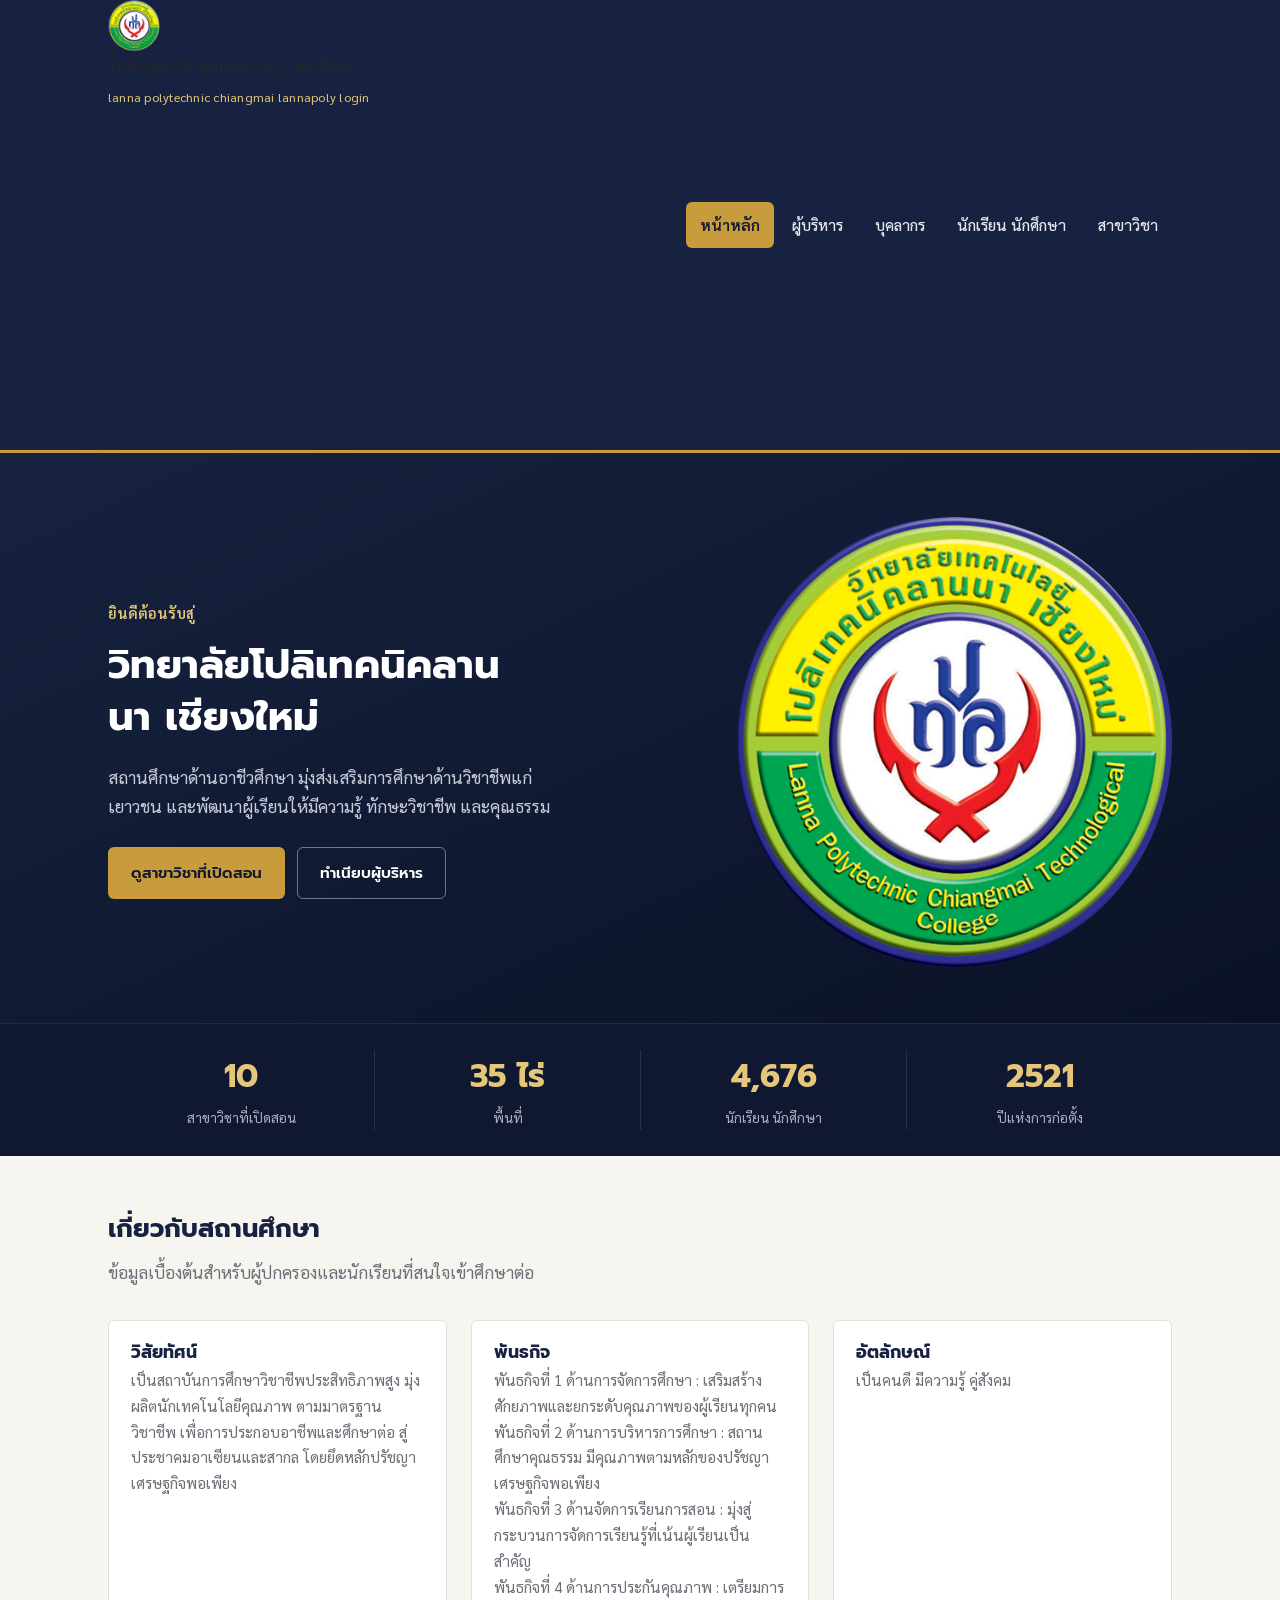
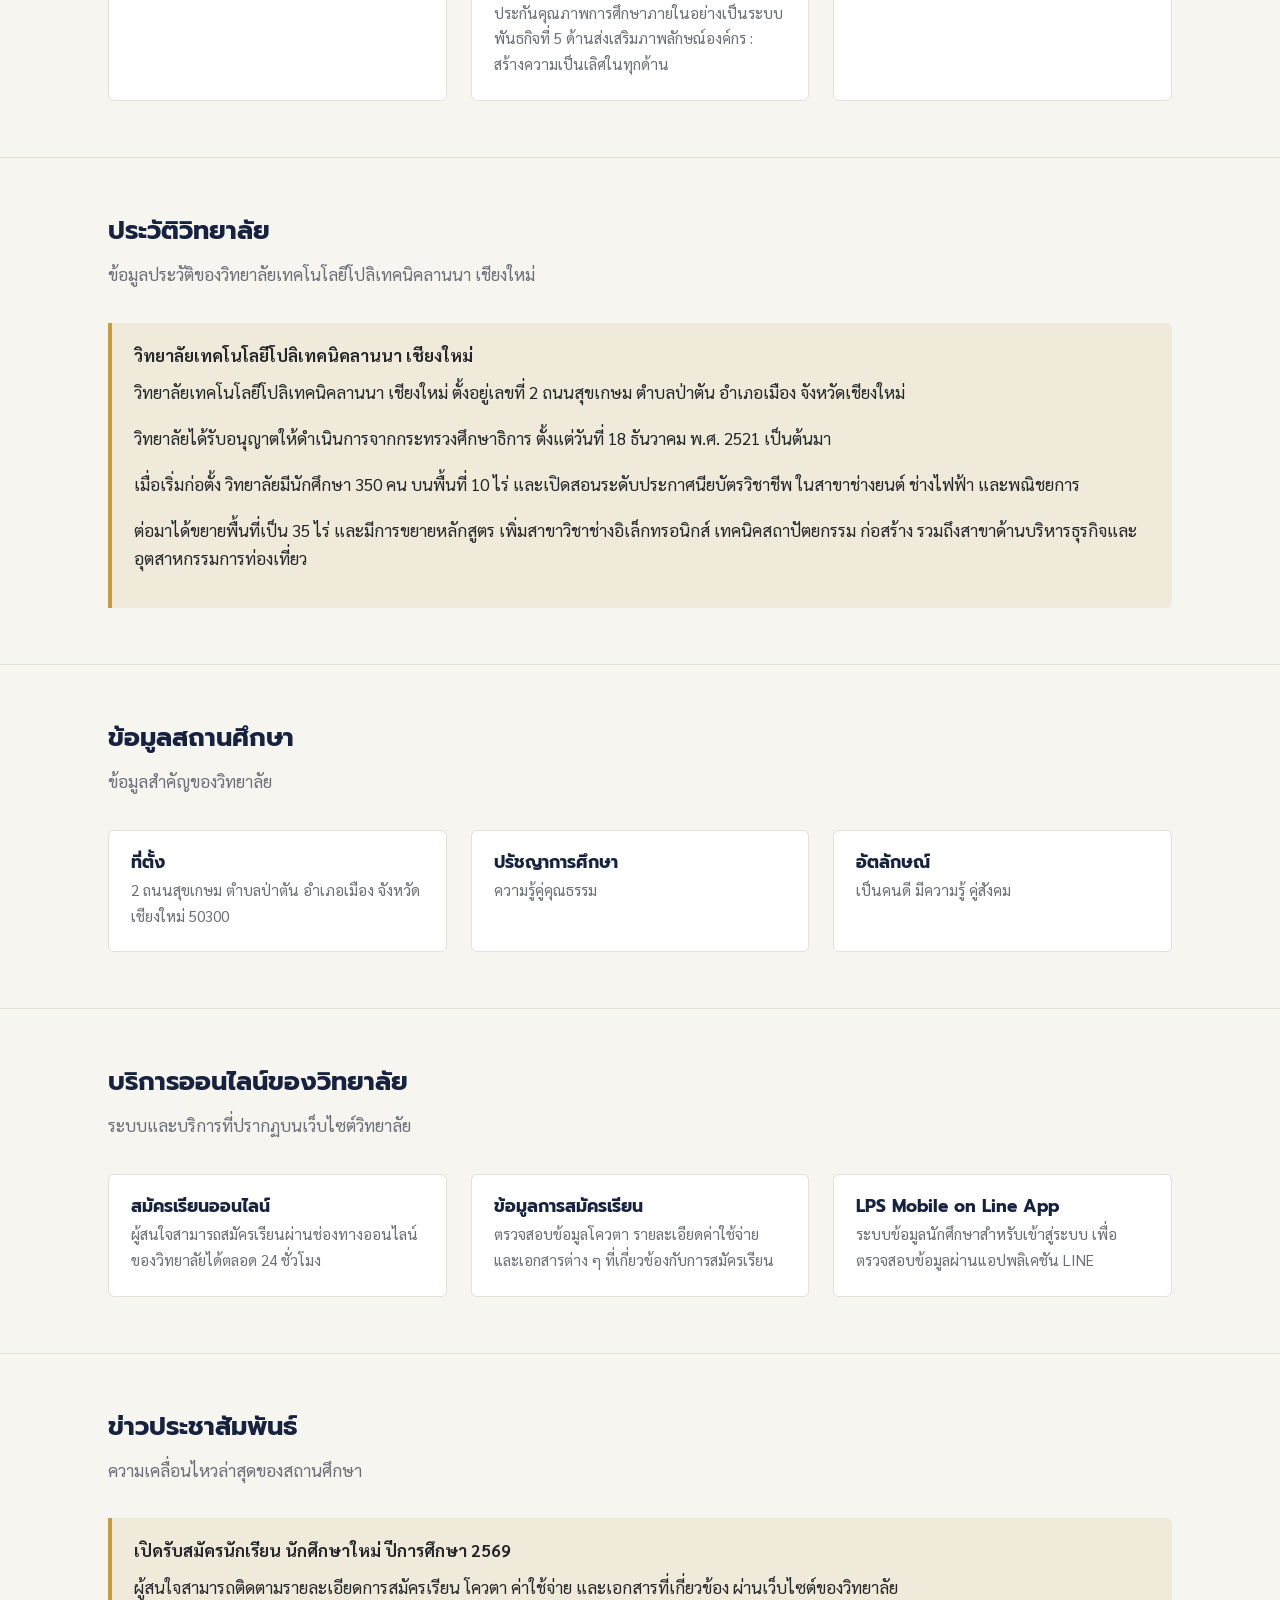
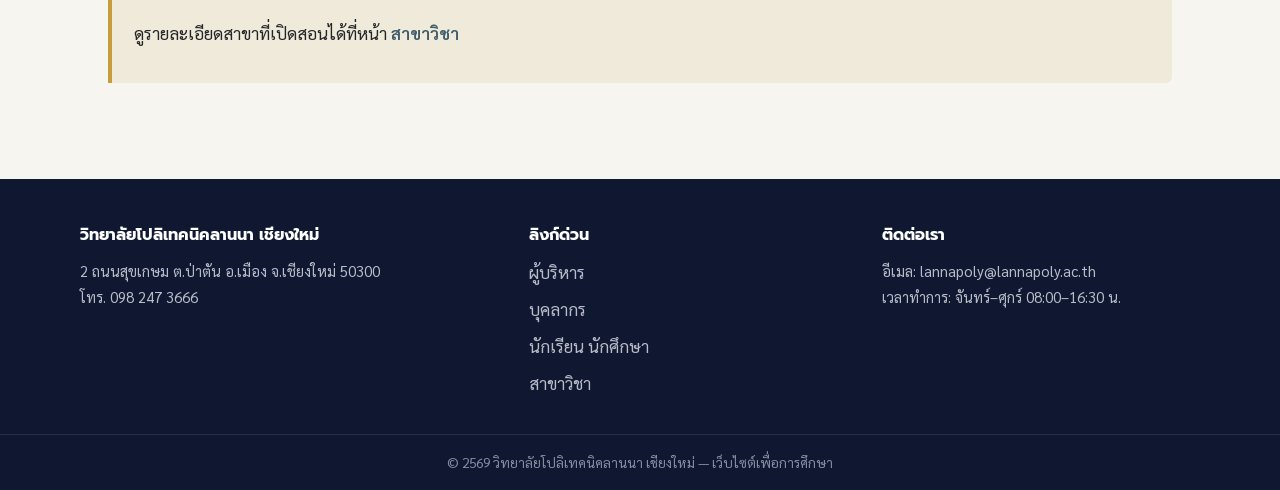
<file: index.html>
<!DOCTYPE html>
<html lang="th">
<head>
<meta charset="UTF-8">
<meta name="viewport" content="width=device-width, initial-scale=1.0">
<title>หน้าหลัก | วิทยาลัยโปลิเทคนิคลานนา เชียงใหม่</title>
<link rel="stylesheet" href="style.css">
</head>
<body>
<a href="#main" class="skip-link">ข้ามไปเนื้อหาหลัก</a>
<header class="site-header">
  <div class="wrap">
    <a href="index.html" class="brand">
      <img class="brand-mark" src="logo.png" alt="โลโก้วิทยาลัยเทคโนโลยีโปลิเทคนิคลานนา เชียงใหม่">
      <span class="brand-text">
        <span class="th"> วิทยาลัยโปลิเทคนิคลานนา เชียงใหม่</span><br>
        <span class="sub">lanna polytechnic chiangmai lannapoly login</span>
      </span>
    </a>

    <nav class="main-nav" aria-label="เมนูหลัก">
      <ul>
        <li><a href="index.html" aria-current="page">หน้าหลัก</a></li>
        <li><a href="administrators.html">ผู้บริหาร</a></li>
        <li><a href="staff.html">บุคลากร</a></li>
        <li><a href="students.html">นักเรียน นักศึกษา</a></li>
        <li><a href="programs.html">สาขาวิชา</a></li>
      </ul>
    </nav>
  </div>
</header>

<main id="main">

  <section class="hero" style="padding:0;">
    <div class="wrap">
      <div>
        <p class="hero-eyebrow">ยินดีต้อนรับสู่</p>

        <h1> วิทยาลัยโปลิเทคนิคลานนา เชียงใหม่</h1>

        <p class="lead">
          สถานศึกษาด้านอาชีวศึกษา มุ่งส่งเสริมการศึกษาด้านวิชาชีพแก่เยาวชน
          และพัฒนาผู้เรียนให้มีความรู้ ทักษะวิชาชีพ และคุณธรรม
        </p>

        <div class="hero-actions">
          <a href="programs.html" class="btn btn-gold">ดูสาขาวิชาที่เปิดสอน</a>
          <a href="administrators.html" class="btn btn-outline">ทำเนียบผู้บริหาร</a>
        </div>
      </div>

      <div class="hero-graphic">
        <img class="brand" src="logo.png"
             alt="โลโก้วิทยาลัยเทคโนโลยีโปลิเทคนิคลานนา เชียงใหม่">
      </div>
    </div>
  </section>

  <div class="stat-bar">
    <div class="wrap">
      <div class="stat">
        <div class="num">10</div>
        <div class="label">สาขาวิชาที่เปิดสอน</div>
      </div>

      <div class="stat">
        <div class="num">35 ไร่</div>
        <div class="label">พื้นที่</div>
      </div>

      <div class="stat">
        <div class="num">4,676</div>
        <div class="label">นักเรียน นักศึกษา</div>
      </div>

      <div class="stat">
        <div class="num">2521</div>
        <div class="label">ปีแห่งการก่อตั้ง</div>
      </div>
    </div>
  </div>

  <section>
    <div class="wrap">
      <div class="section-head">
        <h2>เกี่ยวกับสถานศึกษา</h2>
        <p>ข้อมูลเบื้องต้นสำหรับผู้ปกครองและนักเรียนที่สนใจเข้าศึกษาต่อ</p>
      </div>

      <div class="grid grid-3">

        <div class="card">
          <div class="card-body">
            <h3>วิสัยทัศน์</h3>
            <p>
              เป็นสถาบันการศึกษาวิชาชีพประสิทธิภาพสูง
              มุ่งผลิตนักเทคโนโลยีคุณภาพ ตามมาตรฐานวิชาชีพ
              เพื่อการประกอบอาชีพและศึกษาต่อ สู่ประชาคมอาเซียนและสากล
              โดยยึดหลักปรัชญาเศรษฐกิจพอเพียง
            </p>
          </div>
        </div>

        <div class="card">
          <div class="card-body">
            <h3>พันธกิจ</h3>
            <p>
              พันธกิจที่ 1 ด้านการจัดการศึกษา : เสริมสร้างศักยภาพและยกระดับคุณภาพของผู้เรียนทุกคน<br>
              พันธกิจที่ 2 ด้านการบริหารการศึกษา : สถานศึกษาคุณธรรม มีคุณภาพตามหลักของปรัชญาเศรษฐกิจพอเพียง<br>
              พันธกิจที่ 3 ด้านจัดการเรียนการสอน : มุ่งสู่กระบวนการจัดการเรียนรู้ที่เน้นผู้เรียนเป็นสำคัญ<br>
              พันธกิจที่ 4 ด้านการประกันคุณภาพ : เตรียมการประกันคุณภาพการศึกษาภายในอย่างเป็นระบบ<br>
              พันธกิจที่ 5 ด้านส่งเสริมภาพลักษณ์องค์กร : สร้างความเป็นเลิศในทุกด้าน
            </p>
          </div>
        </div>

        <div class="card">
          <div class="card-body">
            <h3>อัตลักษณ์</h3>
            <p>เป็นคนดี มีความรู้ คู่สังคม</p>
          </div>
        </div>

      </div>
    </div>
  </section>

  <!-- เพิ่มข้อมูลจากเว็บไซต์วิทยาลัย -->
  <section>
    <div class="wrap">

      <div class="section-head">
        <h2>ประวัติวิทยาลัย</h2>
        <p>ข้อมูลประวัติของวิทยาลัยเทคโนโลยีโปลิเทคนิคลานนา เชียงใหม่</p>
      </div>

      <div class="callout">
        <strong>วิทยาลัยเทคโนโลยีโปลิเทคนิคลานนา เชียงใหม่</strong>

        <p style="margin-top:8px;">
          วิทยาลัยเทคโนโลยีโปลิเทคนิคลานนา เชียงใหม่
          ตั้งอยู่เลขที่ 2 ถนนสุขเกษม ตำบลป่าตัน อำเภอเมือง จังหวัดเชียงใหม่
        </p>

        <p style="margin-top:8px;">
          วิทยาลัยได้รับอนุญาตให้ดำเนินการจากกระทรวงศึกษาธิการ
          ตั้งแต่วันที่ 18 ธันวาคม พ.ศ. 2521 เป็นต้นมา
        </p>

        <p style="margin-top:8px;">
          เมื่อเริ่มก่อตั้ง วิทยาลัยมีนักศึกษา 350 คน
          บนพื้นที่ 10 ไร่ และเปิดสอนระดับประกาศนียบัตรวิชาชีพ
          ในสาขาช่างยนต์ ช่างไฟฟ้า และพณิชยการ
        </p>

        <p style="margin-top:8px;">
          ต่อมาได้ขยายพื้นที่เป็น 35 ไร่ และมีการขยายหลักสูตร
          เพิ่มสาขาวิชาช่างอิเล็กทรอนิกส์ เทคนิคสถาปัตยกรรม ก่อสร้าง
          รวมถึงสาขาด้านบริหารธุรกิจและอุตสาหกรรมการท่องเที่ยว
        </p>
      </div>

    </div>
  </section>

  <section>
    <div class="wrap">

      <div class="section-head">
        <h2>ข้อมูลสถานศึกษา</h2>
        <p>ข้อมูลสำคัญของวิทยาลัย</p>
      </div>

      <div class="grid grid-3">

        <div class="card">
          <div class="card-body">
            <h3>ที่ตั้ง</h3>
            <p>
              2 ถนนสุขเกษม ตำบลป่าตัน
              อำเภอเมือง จังหวัดเชียงใหม่ 50300
            </p>
          </div>
        </div>

        <div class="card">
          <div class="card-body">
            <h3>ปรัชญาการศึกษา</h3>
            <p>ความรู้คู่คุณธรรม</p>
          </div>
        </div>

        <div class="card">
          <div class="card-body">
            <h3>อัตลักษณ์</h3>
            <p>เป็นคนดี มีความรู้ คู่สังคม</p>
          </div>
        </div>

      </div>

    </div>
  </section>

  <section>
    <div class="wrap">

      <div class="section-head">
        <h2>บริการออนไลน์ของวิทยาลัย</h2>
        <p>ระบบและบริการที่ปรากฏบนเว็บไซต์วิทยาลัย</p>
      </div>

      <div class="grid grid-3">

        <div class="card">
          <div class="card-body">
            <h3>สมัครเรียนออนไลน์</h3>
            <p>
              ผู้สนใจสามารถสมัครเรียนผ่านช่องทางออนไลน์
              ของวิทยาลัยได้ตลอด 24 ชั่วโมง
            </p>
          </div>
        </div>

        <div class="card">
          <div class="card-body">
            <h3>ข้อมูลการสมัครเรียน</h3>
            <p>
              ตรวจสอบข้อมูลโควตา รายละเอียดค่าใช้จ่าย
              และเอกสารต่าง ๆ ที่เกี่ยวข้องกับการสมัครเรียน
            </p>
          </div>
        </div>

        <div class="card">
          <div class="card-body">
            <h3>LPS Mobile on Line App</h3>
            <p>
              ระบบข้อมูลนักศึกษาสำหรับเข้าสู่ระบบ
              เพื่อตรวจสอบข้อมูลผ่านแอปพลิเคชัน LINE
            </p>
          </div>
        </div>

      </div>

    </div>
  </section>

  <section>
    <div class="wrap">

      <div class="section-head">
        <h2>ข่าวประชาสัมพันธ์</h2>
        <p>ความเคลื่อนไหวล่าสุดของสถานศึกษา</p>
      </div>

      <div class="callout">
        <strong>เปิดรับสมัครนักเรียน นักศึกษาใหม่ ปีการศึกษา 2569</strong>

        <p style="margin-top:8px;">
          ผู้สนใจสามารถติดตามรายละเอียดการสมัครเรียน
          โควตา ค่าใช้จ่าย และเอกสารที่เกี่ยวข้อง
          ผ่านเว็บไซต์ของวิทยาลัย
        </p>

        <p style="margin-top:8px;">
          ดูรายละเอียดสาขาที่เปิดสอนได้ที่หน้า
          <a href="programs.html"
             style="color:var(--teal); font-weight:600;">
             สาขาวิชา
          </a>
        </p>
      </div>

    </div>
  </section>

</main>

<footer class="site-footer">
  <div class="wrap">

    <div>
      <h4>วิทยาลัยโปลิเทคนิคลานนา เชียงใหม่</h4>

      <address>
        2 ถนนสุขเกษม ต.ป่าตัน อ.เมือง จ.เชียงใหม่ 50300<br>
        โทร. 098 247 3666
      </address>
    </div>

    <div>
      <h4>ลิงก์ด่วน</h4>

      <ul>
        <li><a href="administrators.html">ผู้บริหาร</a></li>
        <li><a href="staff.html">บุคลากร</a></li>
        <li><a href="students.html">นักเรียน นักศึกษา</a></li>
        <li><a href="programs.html">สาขาวิชา</a></li>
      </ul>
    </div>

    <div>
      <h4>ติดต่อเรา</h4>

      <p>
        อีเมล: lannapoly@lannapoly.ac.th<br>
        เวลาทำการ: จันทร์–ศุกร์ 08:00–16:30 น.
      </p>
    </div>

  </div>

  <div class="footer-bottom">
    © 2569 วิทยาลัยโปลิเทคนิคลานนา เชียงใหม่ — เว็บไซต์เพื่อการศึกษา
  </div>
</footer>

</body>
</html>
</file>
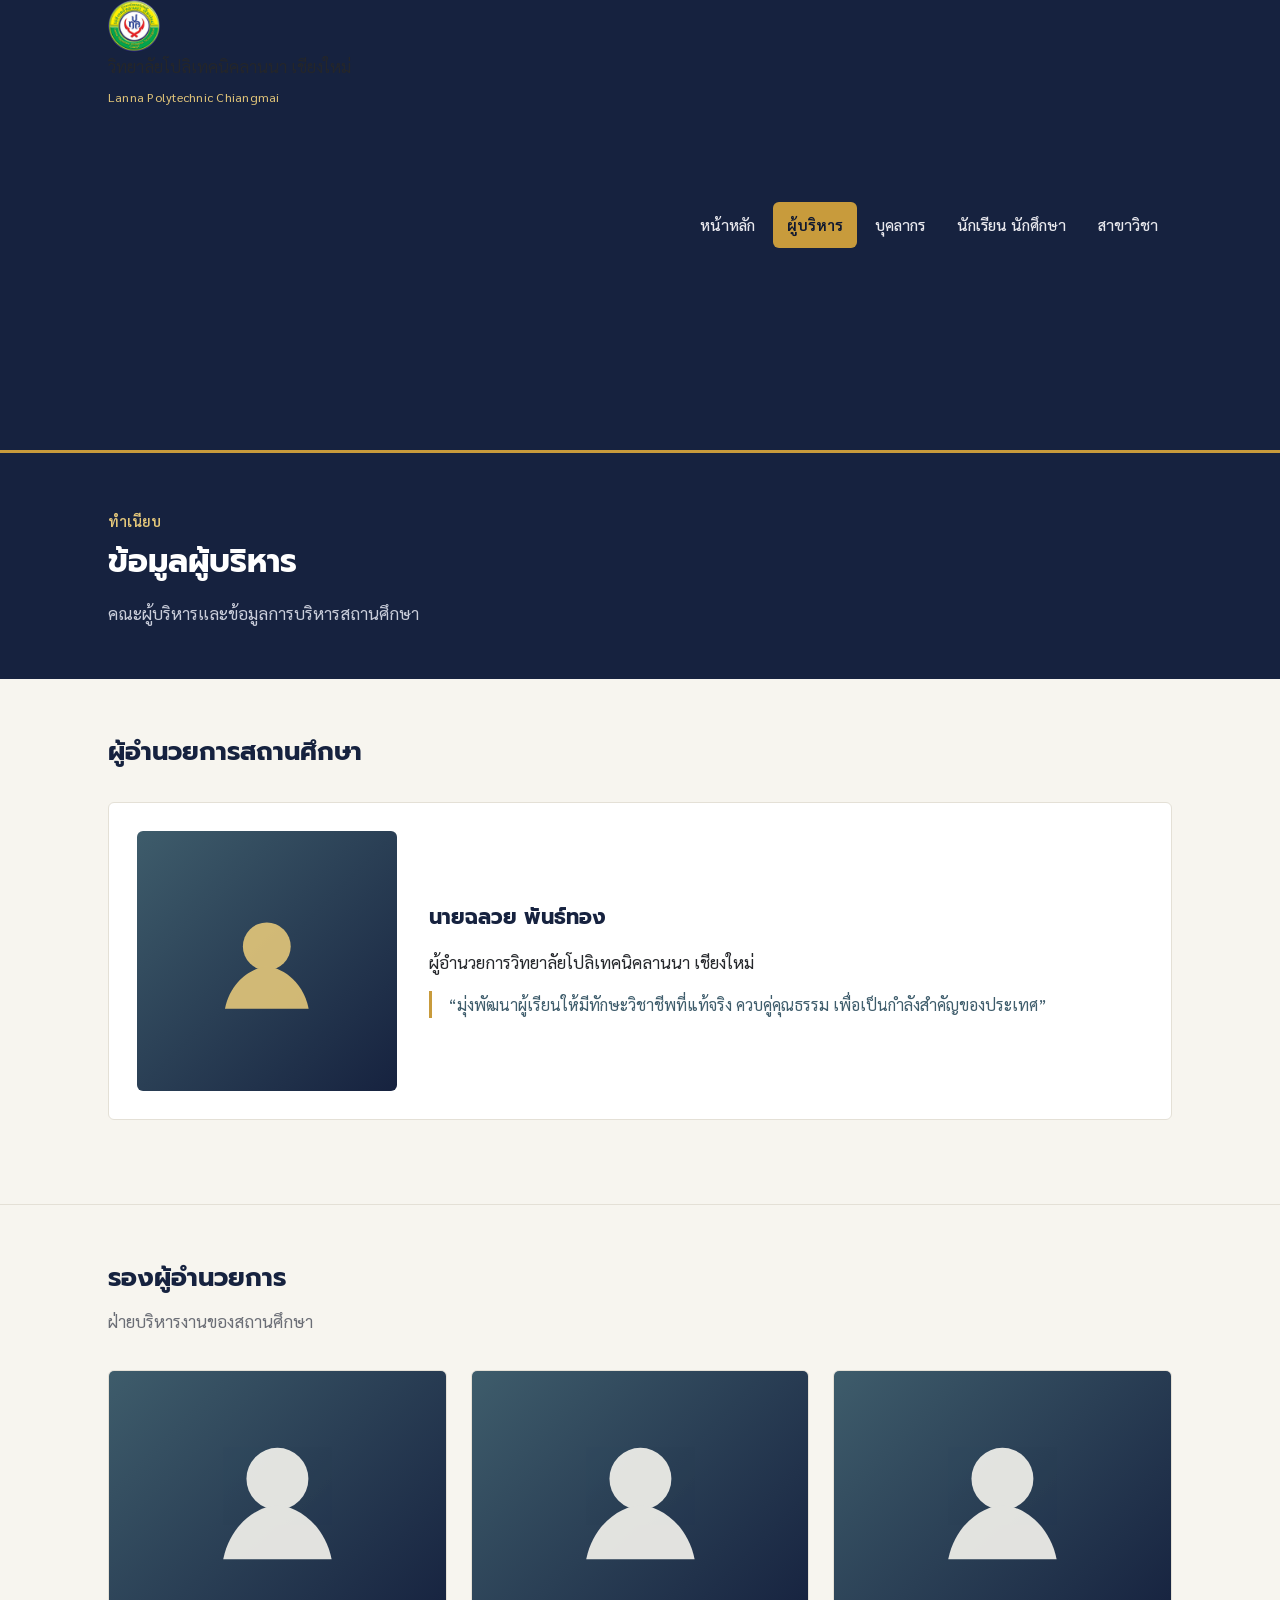
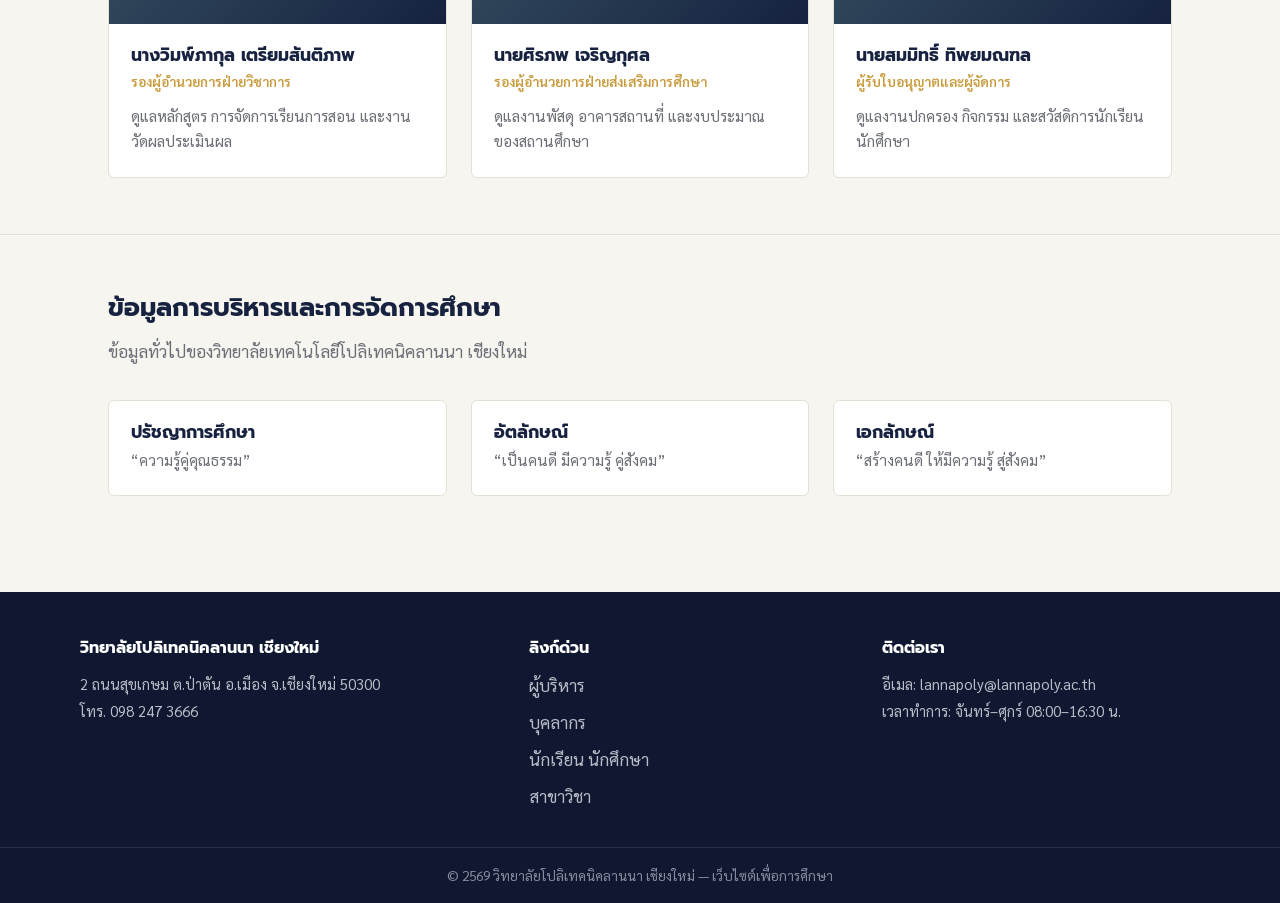
<file: administrators.html>
<!DOCTYPE html>
<html lang="th">
<head>
<meta charset="UTF-8">
<meta name="viewport" content="width=device-width, initial-scale=1.0">
<title>ข้อมูลผู้บริหาร | วิทยาลัยโปลิเทคนิคลานนา เชียงใหม่</title>
<link rel="stylesheet" href="style.css">
</head>
<body>
<a href="#main" class="skip-link">ข้ามไปเนื้อหาหลัก</a>

<header class="site-header">
  <div class="wrap">

    <a href="index.html" class="brand">

      <img class="brand-mark"
           src="logo.png"
           alt="โลโก้วิทยาลัยเทคโนโลยีโปลิเทคนิคลานนา เชียงใหม่">

      <span class="brand-text">
        <span class="th">วิทยาลัยโปลิเทคนิคลานนา เชียงใหม่</span><br>
        <span class="sub">Lanna Polytechnic Chiangmai</span>
      </span>

    </a>

    <nav class="main-nav" aria-label="เมนูหลัก">
      <ul>
        <li><a href="index.html">หน้าหลัก</a></li>
        <li><a href="administrators.html" aria-current="page">ผู้บริหาร</a></li>
        <li><a href="staff.html">บุคลากร</a></li>
        <li><a href="students.html">นักเรียน นักศึกษา</a></li>
        <li><a href="programs.html">สาขาวิชา</a></li>
      </ul>
    </nav>

  </div>
</header>

<div class="page-head">
  <div class="wrap">

    <p class="eyebrow">ทำเนียบ</p>

    <h1>ข้อมูลผู้บริหาร</h1>

    <p>
      คณะผู้บริหารและข้อมูลการบริหารสถานศึกษา
    </p>

  </div>
</div>

<main id="main">

  <section>
    <div class="wrap">

      <div class="section-head">
        <h2>ผู้อำนวยการสถานศึกษา</h2>
      </div>

      <div class="person-lead">

        <div class="avatar">
          <svg viewBox="0 0 100 100" aria-hidden="true">
            <circle cx="50" cy="38" r="20" fill="#E4C77A"/>
            <path d="M15 90c5-25 25-35 35-35s30 10 35 35"
                  fill="#E4C77A"/>
          </svg>
        </div>

        <div>

          <h3 style="font-size:1.3rem;">
            นายฉลวย พันธ์ทอง
          </h3>

          <p class="role" style="margin-bottom:0;">
            ผู้อำนวยการวิทยาลัยโปลิเทคนิคลานนา เชียงใหม่
          </p>

          <blockquote>
            “มุ่งพัฒนาผู้เรียนให้มีทักษะวิชาชีพที่แท้จริง
            ควบคู่คุณธรรม เพื่อเป็นกำลังสำคัญของประเทศ”
          </blockquote>

        </div>

      </div>

    </div>
  </section>

  <section>
    <div class="wrap">

      <div class="section-head">
        <h2>รองผู้อำนวยการ</h2>

        <p>
          ฝ่ายบริหารงานของสถานศึกษา
        </p>
      </div>

      <div class="grid grid-3">

        <div class="card">
          <div class="avatar">
            <svg viewBox="0 0 100 100" aria-hidden="true">
              <circle cx="50" cy="38" r="20" fill="#F7F5EF"/>
              <path d="M15 90c5-25 25-35 35-35s30 10 35 35"
                    fill="#F7F5EF"/>
            </svg>
          </div>

          <div class="card-body">
            <h3>นางวิมพ์ภากุล เตรียมสันติภาพ</h3>
            <p class="role">รองผู้อำนวยการฝ่ายวิชาการ</p>
            <p>
              ดูแลหลักสูตร การจัดการเรียนการสอน
              และงานวัดผลประเมินผล
            </p>
          </div>
        </div>

        <div class="card">
          <div class="avatar">
            <svg viewBox="0 0 100 100" aria-hidden="true">
              <circle cx="50" cy="38" r="20" fill="#F7F5EF"/>
              <path d="M15 90c5-25 25-35 35-35s30 10 35 35"
                    fill="#F7F5EF"/>
            </svg>
          </div>

          <div class="card-body">
            <h3>นายศิรภพ เจริญกุศล</h3>
            <p class="role">รองผู้อำนวยการฝ่ายส่งเสริมการศึกษา</p>
            <p>
              ดูแลงานพัสดุ อาคารสถานที่
              และงบประมาณของสถานศึกษา
            </p>
          </div>
        </div>

        <div class="card">
          <div class="avatar">
            <svg viewBox="0 0 100 100" aria-hidden="true">
              <circle cx="50" cy="38" r="20" fill="#F7F5EF"/>
              <path d="M15 90c5-25 25-35 35-35s30 10 35 35"
                    fill="#F7F5EF"/>
            </svg>
          </div>

          <div class="card-body">
            <h3>นายสมมิทธิ์ ทิพยมณฑล</h3>
            <p class="role">
              ผู้รับใบอนุญาตและผู้จัดการ
            </p>
            <p>
              ดูแลงานปกครอง กิจกรรม
              และสวัสดิการนักเรียน นักศึกษา
            </p>
          </div>
        </div>

      </div>

    </div>
  </section>

  <!-- ข้อมูลเพิ่มเติมจากเว็บไซต์ -->
  <section>

    <div class="wrap">

      <div class="section-head">
        <h2>ข้อมูลการบริหารและการจัดการศึกษา</h2>

        <p>
          ข้อมูลทั่วไปของวิทยาลัยเทคโนโลยีโปลิเทคนิคลานนา เชียงใหม่
        </p>
      </div>

      <div class="grid grid-3">

        <div class="card">
          <div class="card-body">

            <h3>ปรัชญาการศึกษา</h3>

            <p>
              “ความรู้คู่คุณธรรม”
            </p>

          </div>
        </div>

        <div class="card">
          <div class="card-body">

            <h3>อัตลักษณ์</h3>

            <p>
              “เป็นคนดี มีความรู้ คู่สังคม”
            </p>

          </div>
        </div>

        <div class="card">
          <div class="card-body">

            <h3>เอกลักษณ์</h3>

            <p>
              “สร้างคนดี ให้มีความรู้ สู่สังคม”
            </p>

          </div>
        </div>

      </div>

    </div>

  </section>

</main>

<footer class="site-footer">

  <div class="wrap">

    <div>
      <h4>วิทยาลัยโปลิเทคนิคลานนา เชียงใหม่</h4>

      <address>
        2 ถนนสุขเกษม ต.ป่าตัน อ.เมือง จ.เชียงใหม่ 50300<br>
        โทร. 098 247 3666
      </address>
    </div>

    <div>
      <h4>ลิงก์ด่วน</h4>

      <ul>
        <li><a href="administrators.html">ผู้บริหาร</a></li>
        <li><a href="staff.html">บุคลากร</a></li>
        <li><a href="students.html">นักเรียน นักศึกษา</a></li>
        <li><a href="programs.html">สาขาวิชา</a></li>
      </ul>
    </div>

    <div>
      <h4>ติดต่อเรา</h4>

      <p>
        อีเมล: lannapoly@lannapoly.ac.th<br>
        เวลาทำการ: จันทร์–ศุกร์ 08:00–16:30 น.
      </p>
    </div>

  </div>

  <div class="footer-bottom">
    © 2569 วิทยาลัยโปลิเทคนิคลานนา เชียงใหม่ — เว็บไซต์เพื่อการศึกษา
  </div>

</footer>

</body>
</html>
</file>
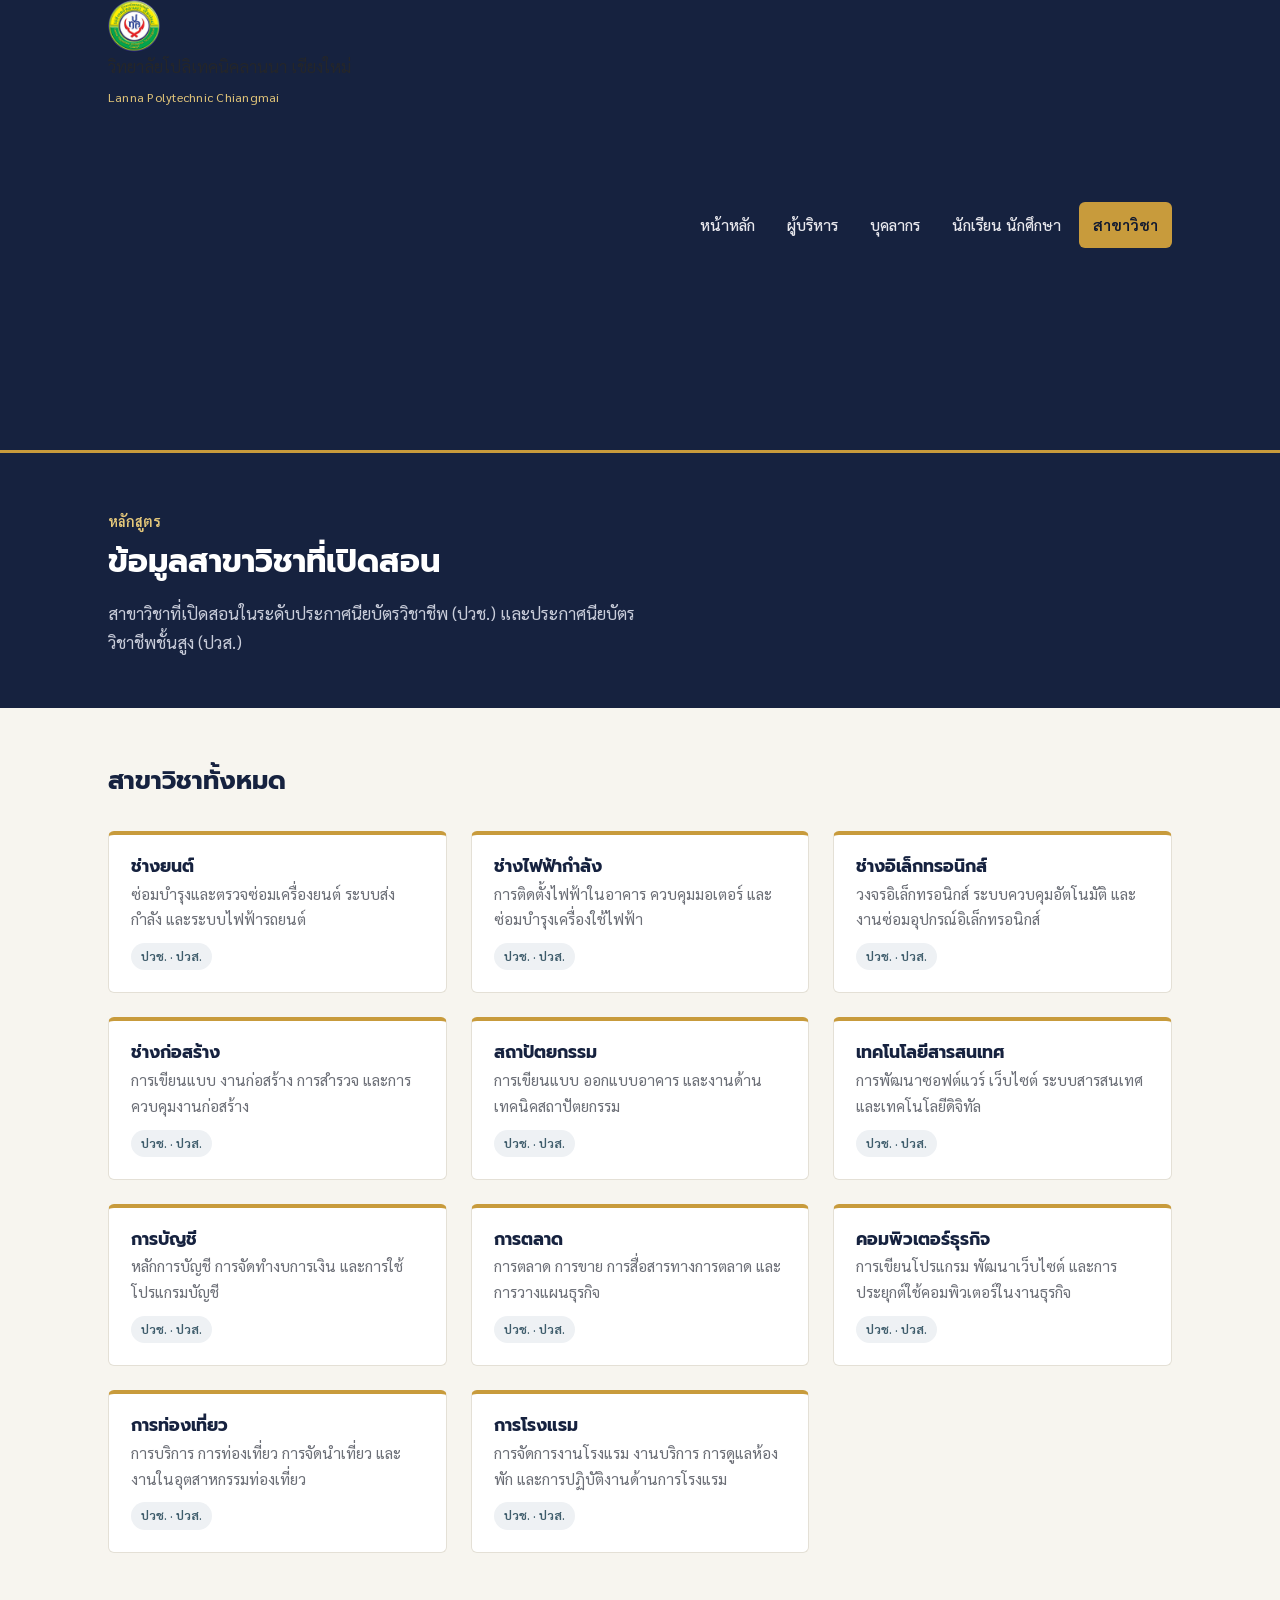
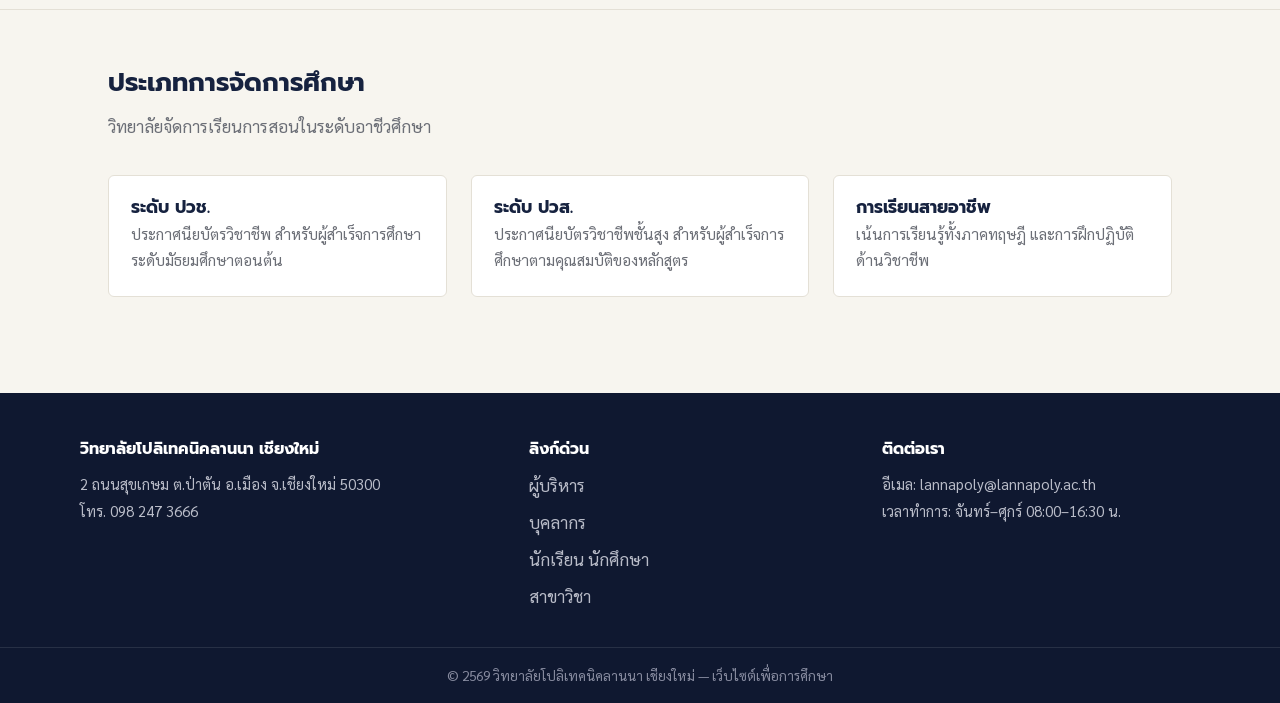
<file: programs.html>
<!DOCTYPE html>
<html lang="th">
<head>
<meta charset="UTF-8">
<meta name="viewport" content="width=device-width, initial-scale=1.0">
<title>ข้อมูลสาขาวิชาที่เปิดสอน | วิทยาลัยโปลิเทคนิคลานนา เชียงใหม่</title>
<link rel="stylesheet" href="style.css">
</head>
<body>
<a href="#main" class="skip-link">ข้ามไปเนื้อหาหลัก</a>

<header class="site-header">

  <div class="wrap">

    <a href="index.html" class="brand">

      <img class="brand-mark"
           src="logo.png"
           alt="โลโก้วิทยาลัยเทคโนโลยีโปลิเทคนิคลานนา เชียงใหม่">

      <span class="brand-text">
        <span class="th">วิทยาลัยโปลิเทคนิคลานนา เชียงใหม่</span><br>
        <span class="sub">Lanna Polytechnic Chiangmai</span>
      </span>

    </a>

    <nav class="main-nav" aria-label="เมนูหลัก">
      <ul>
        <li><a href="index.html">หน้าหลัก</a></li>
        <li><a href="administrators.html">ผู้บริหาร</a></li>
        <li><a href="staff.html">บุคลากร</a></li>
        <li><a href="students.html">นักเรียน นักศึกษา</a></li>
        <li><a href="programs.html" aria-current="page">สาขาวิชา</a></li>
      </ul>
    </nav>

  </div>

</header>

<div class="page-head">

  <div class="wrap">

    <p class="eyebrow">หลักสูตร</p>

    <h1>ข้อมูลสาขาวิชาที่เปิดสอน</h1>

    <p>
      สาขาวิชาที่เปิดสอนในระดับประกาศนียบัตรวิชาชีพ (ปวช.)
      และประกาศนียบัตรวิชาชีพชั้นสูง (ปวส.)
    </p>

  </div>

</div>

<main id="main">

  <section>

    <div class="wrap">

      <div class="section-head">
        <h2>สาขาวิชาทั้งหมด</h2>
      </div>

      <div class="grid grid-3">

        <div class="card program-card">
          <div class="card-body">
            <h3>ช่างยนต์</h3>
            <p>
              ซ่อมบำรุงและตรวจซ่อมเครื่องยนต์
              ระบบส่งกำลัง และระบบไฟฟ้ารถยนต์
            </p>
            <span class="level">ปวช. · ปวส.</span>
          </div>
        </div>

        <div class="card program-card">
          <div class="card-body">
            <h3>ช่างไฟฟ้ากำลัง</h3>
            <p>
              การติดตั้งไฟฟ้าในอาคาร
              ควบคุมมอเตอร์ และซ่อมบำรุงเครื่องใช้ไฟฟ้า
            </p>
            <span class="level">ปวช. · ปวส.</span>
          </div>
        </div>

        <div class="card program-card">
          <div class="card-body">
            <h3>ช่างอิเล็กทรอนิกส์</h3>
            <p>
              วงจรอิเล็กทรอนิกส์ ระบบควบคุมอัตโนมัติ
              และงานซ่อมอุปกรณ์อิเล็กทรอนิกส์
            </p>
            <span class="level">ปวช. · ปวส.</span>
          </div>
        </div>

        <div class="card program-card">
          <div class="card-body">
            <h3>ช่างก่อสร้าง</h3>
            <p>
              การเขียนแบบ งานก่อสร้าง
              การสำรวจ และการควบคุมงานก่อสร้าง
            </p>
            <span class="level">ปวช. · ปวส.</span>
          </div>
        </div>

        <div class="card program-card">
          <div class="card-body">
            <h3>สถาปัตยกรรม</h3>
            <p>
              การเขียนแบบ ออกแบบอาคาร
              และงานด้านเทคนิคสถาปัตยกรรม
            </p>
            <span class="level">ปวช. · ปวส.</span>
          </div>
        </div>

        <div class="card program-card">
          <div class="card-body">
            <h3>เทคโนโลยีสารสนเทศ</h3>
            <p>
              การพัฒนาซอฟต์แวร์ เว็บไซต์ ระบบสารสนเทศ
              และเทคโนโลยีดิจิทัล
            </p>
            <span class="level">ปวช. · ปวส.</span>
          </div>
        </div>

        <div class="card program-card">
          <div class="card-body">
            <h3>การบัญชี</h3>
            <p>
              หลักการบัญชี การจัดทำงบการเงิน
              และการใช้โปรแกรมบัญชี
            </p>
            <span class="level">ปวช. · ปวส.</span>
          </div>
        </div>

        <div class="card program-card">
          <div class="card-body">
            <h3>การตลาด</h3>
            <p>
              การตลาด การขาย การสื่อสารทางการตลาด
              และการวางแผนธุรกิจ
            </p>
            <span class="level">ปวช. · ปวส.</span>
          </div>
        </div>

        <div class="card program-card">
          <div class="card-body">
            <h3>คอมพิวเตอร์ธุรกิจ</h3>
            <p>
              การเขียนโปรแกรม พัฒนาเว็บไซต์
              และการประยุกต์ใช้คอมพิวเตอร์ในงานธุรกิจ
            </p>
            <span class="level">ปวช. · ปวส.</span>
          </div>
        </div>

        <div class="card program-card">
          <div class="card-body">
            <h3>การท่องเที่ยว</h3>
            <p>
              การบริการ การท่องเที่ยว
              การจัดนำเที่ยว และงานในอุตสาหกรรมท่องเที่ยว
            </p>
            <span class="level">ปวช. · ปวส.</span>
          </div>
        </div>

        <!-- เพิ่มข้อมูล -->
        <div class="card program-card">
          <div class="card-body">
            <h3>การโรงแรม</h3>
            <p>
              การจัดการงานโรงแรม งานบริการ
              การดูแลห้องพัก และการปฏิบัติงานด้านการโรงแรม
            </p>
            <span class="level">ปวช. · ปวส.</span>
          </div>
        </div>

      </div>

    </div>

  </section>

  <section>

    <div class="wrap">

      <div class="section-head">
        <h2>ประเภทการจัดการศึกษา</h2>

        <p>
          วิทยาลัยจัดการเรียนการสอนในระดับอาชีวศึกษา
        </p>
      </div>

      <div class="grid grid-3">

        <div class="card">
          <div class="card-body">
            <h3>ระดับ ปวช.</h3>
            <p>
              ประกาศนียบัตรวิชาชีพ
              สำหรับผู้สำเร็จการศึกษาระดับมัธยมศึกษาตอนต้น
            </p>
          </div>
        </div>

        <div class="card">
          <div class="card-body">
            <h3>ระดับ ปวส.</h3>
            <p>
              ประกาศนียบัตรวิชาชีพชั้นสูง
              สำหรับผู้สำเร็จการศึกษาตามคุณสมบัติของหลักสูตร
            </p>
          </div>
        </div>

        <div class="card">
          <div class="card-body">
            <h3>การเรียนสายอาชีพ</h3>
            <p>
              เน้นการเรียนรู้ทั้งภาคทฤษฎี
              และการฝึกปฏิบัติด้านวิชาชีพ
            </p>
          </div>
        </div>

      </div>

    </div>

  </section>

</main>

<footer class="site-footer">

  <div class="wrap">

    <div>
      <h4>วิทยาลัยโปลิเทคนิคลานนา เชียงใหม่</h4>

      <address>
        2 ถนนสุขเกษม ต.ป่าตัน อ.เมือง จ.เชียงใหม่ 50300<br>
        โทร. 098 247 3666
      </address>
    </div>

    <div>
      <h4>ลิงก์ด่วน</h4>

      <ul>
        <li><a href="administrators.html">ผู้บริหาร</a></li>
        <li><a href="staff.html">บุคลากร</a></li>
        <li><a href="students.html">นักเรียน นักศึกษา</a></li>
        <li><a href="programs.html">สาขาวิชา</a></li>
      </ul>
    </div>

    <div>
      <h4>ติดต่อเรา</h4>

      <p>
        อีเมล: lannapoly@lannapoly.ac.th<br>
        เวลาทำการ: จันทร์–ศุกร์ 08:00–16:30 น.
      </p>
    </div>

  </div>

  <div class="footer-bottom">
    © 2569 วิทยาลัยโปลิเทคนิคลานนา เชียงใหม่ — เว็บไซต์เพื่อการศึกษา
  </div>

</footer>

</body>
</html>
</file>
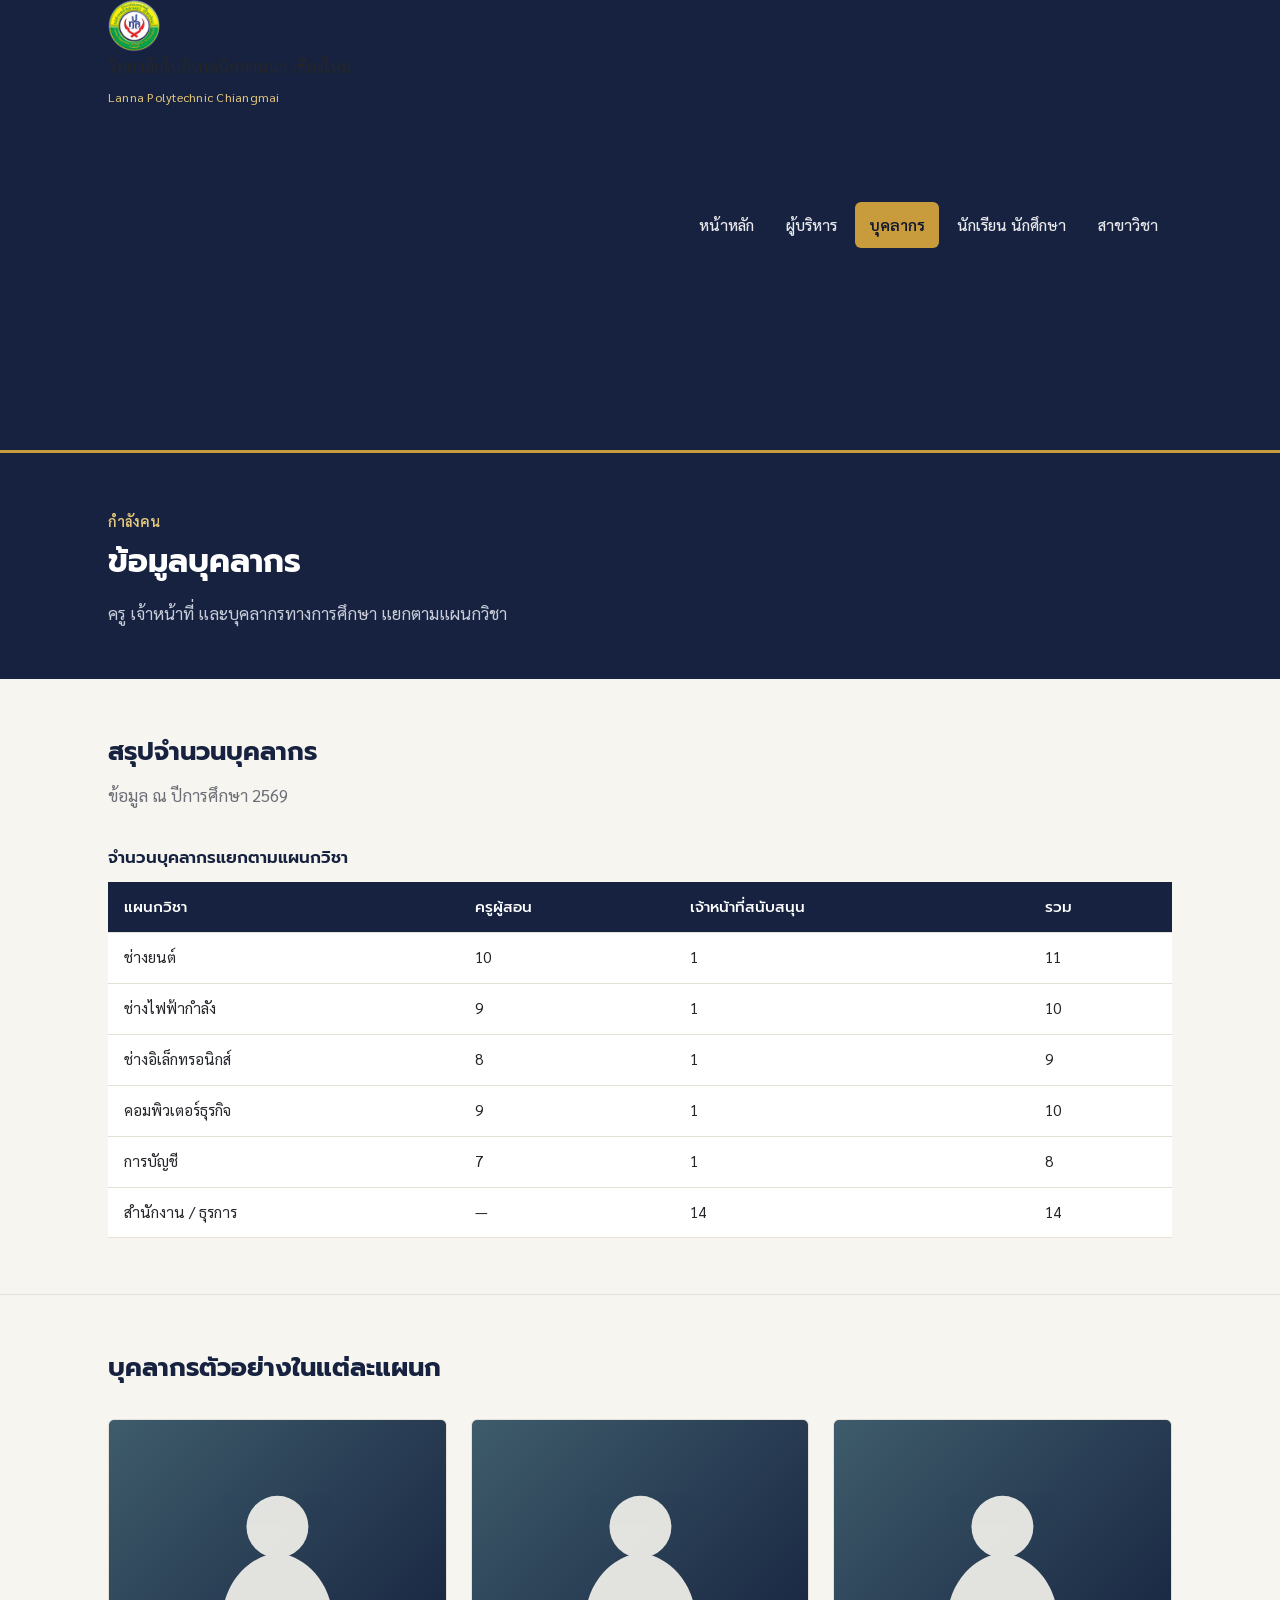
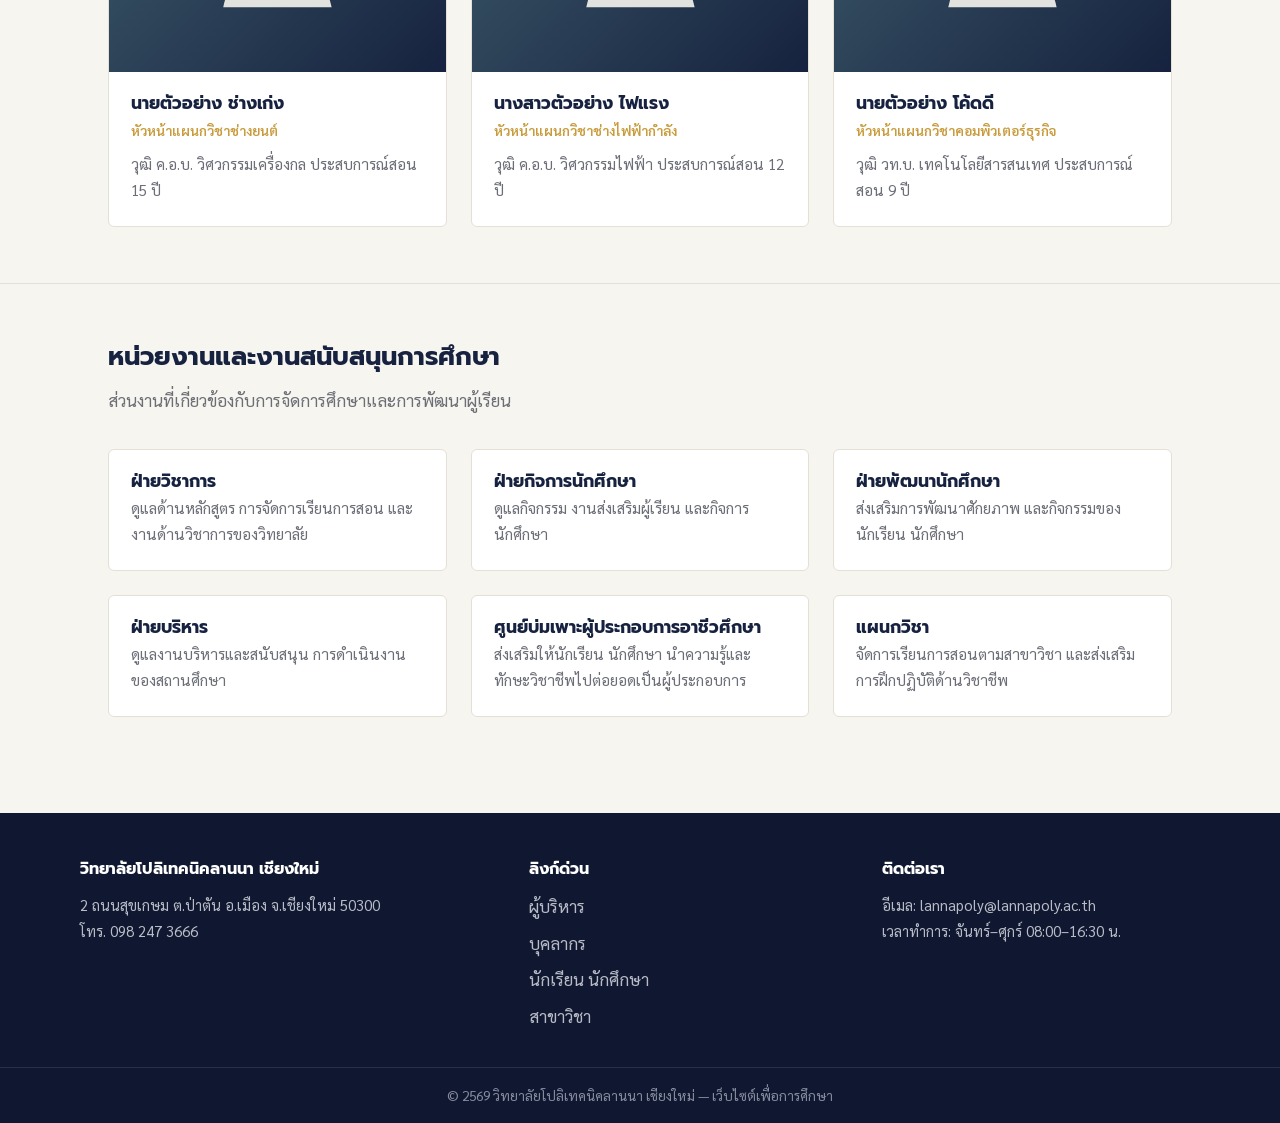
<file: staff.html>
<!DOCTYPE html>
<html lang="th">
<head>
<meta charset="UTF-8">
<meta name="viewport" content="width=device-width, initial-scale=1.0">
<title>ข้อมูลบุคลากร | วิทยาลัยโปลิเทคนิคลานนา เชียงใหม่</title>
<link rel="stylesheet" href="style.css">
</head>
<body>
<a href="#main" class="skip-link">ข้ามไปเนื้อหาหลัก</a>

<header class="site-header">

  <div class="wrap">

    <a href="index.html" class="brand">

      <img class="brand-mark"
           src="logo.png"
           alt="โลโก้วิทยาลัยโปลิเทคนิคลานนา เชียงใหม่">

      <span class="brand-text">
        <span class="th">วิทยาลัยโปลิเทคนิคลานนา เชียงใหม่</span><br>
        <span class="sub">Lanna Polytechnic Chiangmai</span>
      </span>

    </a>

    <nav class="main-nav" aria-label="เมนูหลัก">
      <ul>
        <li><a href="index.html">หน้าหลัก</a></li>
        <li><a href="administrators.html">ผู้บริหาร</a></li>
        <li><a href="staff.html" aria-current="page">บุคลากร</a></li>
        <li><a href="students.html">นักเรียน นักศึกษา</a></li>
        <li><a href="programs.html">สาขาวิชา</a></li>
      </ul>
    </nav>

  </div>

</header>

<div class="page-head">

  <div class="wrap">

    <p class="eyebrow">กำลังคน</p>

    <h1>ข้อมูลบุคลากร</h1>

    <p>
      ครู เจ้าหน้าที่ และบุคลากรทางการศึกษา
      แยกตามแผนกวิชา
    </p>

  </div>

</div>

<main id="main">

  <section>

    <div class="wrap">

      <div class="section-head">

        <h2>สรุปจำนวนบุคลากร</h2>

        <p>
          ข้อมูล ณ ปีการศึกษา 2569
        </p>

      </div>

      <table>

        <caption>
          จำนวนบุคลากรแยกตามแผนกวิชา
        </caption>

        <thead>

          <tr>
            <th>แผนกวิชา</th>
            <th>ครูผู้สอน</th>
            <th>เจ้าหน้าที่สนับสนุน</th>
            <th>รวม</th>
          </tr>

        </thead>

        <tbody>

          <tr>
            <td>ช่างยนต์</td>
            <td>10</td>
            <td>1</td>
            <td>11</td>
          </tr>

          <tr>
            <td>ช่างไฟฟ้ากำลัง</td>
            <td>9</td>
            <td>1</td>
            <td>10</td>
          </tr>

          <tr>
            <td>ช่างอิเล็กทรอนิกส์</td>
            <td>8</td>
            <td>1</td>
            <td>9</td>
          </tr>

          <tr>
            <td>คอมพิวเตอร์ธุรกิจ</td>
            <td>9</td>
            <td>1</td>
            <td>10</td>
          </tr>

          <tr>
            <td>การบัญชี</td>
            <td>7</td>
            <td>1</td>
            <td>8</td>
          </tr>

          <tr>
            <td>สำนักงาน / ธุรการ</td>
            <td>—</td>
            <td>14</td>
            <td>14</td>
          </tr>

        </tbody>

      </table>

    </div>

  </section>

  <section>

    <div class="wrap">

      <div class="section-head">

        <h2>บุคลากรตัวอย่างในแต่ละแผนก</h2>

      </div>

      <div class="grid grid-3">

        <div class="card">

          <div class="avatar">
            <svg viewBox="0 0 100 100" aria-hidden="true">
              <circle cx="50" cy="38" r="20" fill="#F7F5EF"/>
              <path d="M15 90c5-25 25-35 35-35s30 10 35 35"
                    fill="#F7F5EF"/>
            </svg>
          </div>

          <div class="card-body">

            <h3>นายตัวอย่าง ช่างเก่ง</h3>

            <p class="role">
              หัวหน้าแผนกวิชาช่างยนต์
            </p>

            <p>
              วุฒิ ค.อ.บ. วิศวกรรมเครื่องกล
              ประสบการณ์สอน 15 ปี
            </p>

          </div>

        </div>

        <div class="card">

          <div class="avatar">
            <svg viewBox="0 0 100 100" aria-hidden="true">
              <circle cx="50" cy="38" r="20" fill="#F7F5EF"/>
              <path d="M15 90c5-25 25-35 35-35s30 10 35 35"
                    fill="#F7F5EF"/>
            </svg>
          </div>

          <div class="card-body">

            <h3>นางสาวตัวอย่าง ไฟแรง</h3>

            <p class="role">
              หัวหน้าแผนกวิชาช่างไฟฟ้ากำลัง
            </p>

            <p>
              วุฒิ ค.อ.บ. วิศวกรรมไฟฟ้า
              ประสบการณ์สอน 12 ปี
            </p>

          </div>

        </div>

        <div class="card">

          <div class="avatar">
            <svg viewBox="0 0 100 100" aria-hidden="true">
              <circle cx="50" cy="38" r="20" fill="#F7F5EF"/>
              <path d="M15 90c5-25 25-35 35-35s30 10 35 35"
                    fill="#F7F5EF"/>
            </svg>
          </div>

          <div class="card-body">

            <h3>นายตัวอย่าง โค้ดดี</h3>

            <p class="role">
              หัวหน้าแผนกวิชาคอมพิวเตอร์ธุรกิจ
            </p>

            <p>
              วุฒิ วท.บ. เทคโนโลยีสารสนเทศ
              ประสบการณ์สอน 9 ปี
            </p>

          </div>

        </div>

      </div>

    </div>

  </section>

  <!-- เพิ่มข้อมูลจากเว็บไซต์ -->
  <section>

    <div class="wrap">

      <div class="section-head">

        <h2>หน่วยงานและงานสนับสนุนการศึกษา</h2>

        <p>
          ส่วนงานที่เกี่ยวข้องกับการจัดการศึกษาและการพัฒนาผู้เรียน
        </p>

      </div>

      <div class="grid grid-3">

        <div class="card">
          <div class="card-body">
            <h3>ฝ่ายวิชาการ</h3>
            <p>
              ดูแลด้านหลักสูตร การจัดการเรียนการสอน
              และงานด้านวิชาการของวิทยาลัย
            </p>
          </div>
        </div>

        <div class="card">
          <div class="card-body">
            <h3>ฝ่ายกิจการนักศึกษา</h3>
            <p>
              ดูแลกิจกรรม งานส่งเสริมผู้เรียน
              และกิจการนักศึกษา
            </p>
          </div>
        </div>

        <div class="card">
          <div class="card-body">
            <h3>ฝ่ายพัฒนานักศึกษา</h3>
            <p>
              ส่งเสริมการพัฒนาศักยภาพ
              และกิจกรรมของนักเรียน นักศึกษา
            </p>
          </div>
        </div>

        <div class="card">
          <div class="card-body">
            <h3>ฝ่ายบริหาร</h3>
            <p>
              ดูแลงานบริหารและสนับสนุน
              การดำเนินงานของสถานศึกษา
            </p>
          </div>
        </div>

        <div class="card">
          <div class="card-body">
            <h3>ศูนย์บ่มเพาะผู้ประกอบการอาชีวศึกษา</h3>
            <p>
              ส่งเสริมให้นักเรียน นักศึกษา
              นำความรู้และทักษะวิชาชีพไปต่อยอดเป็นผู้ประกอบการ
            </p>
          </div>
        </div>

        <div class="card">
          <div class="card-body">
            <h3>แผนกวิชา</h3>
            <p>
              จัดการเรียนการสอนตามสาขาวิชา
              และส่งเสริมการฝึกปฏิบัติด้านวิชาชีพ
            </p>
          </div>
        </div>

      </div>

    </div>

  </section>

</main>

<footer class="site-footer">

  <div class="wrap">

    <div>
      <h4>วิทยาลัยโปลิเทคนิคลานนา เชียงใหม่</h4>

      <address>
        2 ถนนสุขเกษม ต.ป่าตัน อ.เมือง จ.เชียงใหม่ 50300<br>
        โทร. 098 247 3666
      </address>
    </div>

    <div>
      <h4>ลิงก์ด่วน</h4>

      <ul>
        <li><a href="administrators.html">ผู้บริหาร</a></li>
        <li><a href="staff.html">บุคลากร</a></li>
        <li><a href="students.html">นักเรียน นักศึกษา</a></li>
        <li><a href="programs.html">สาขาวิชา</a></li>
      </ul>
    </div>

    <div>
      <h4>ติดต่อเรา</h4>

      <p>
        อีเมล: lannapoly@lannapoly.ac.th<br>
        เวลาทำการ: จันทร์–ศุกร์ 08:00–16:30 น.
      </p>
    </div>

  </div>

  <div class="footer-bottom">
    © 2569 วิทยาลัยโปลิเทคนิคลานนา เชียงใหม่ — เว็บไซต์เพื่อการศึกษา
  </div>

</footer>

</body>
</html>
</file>
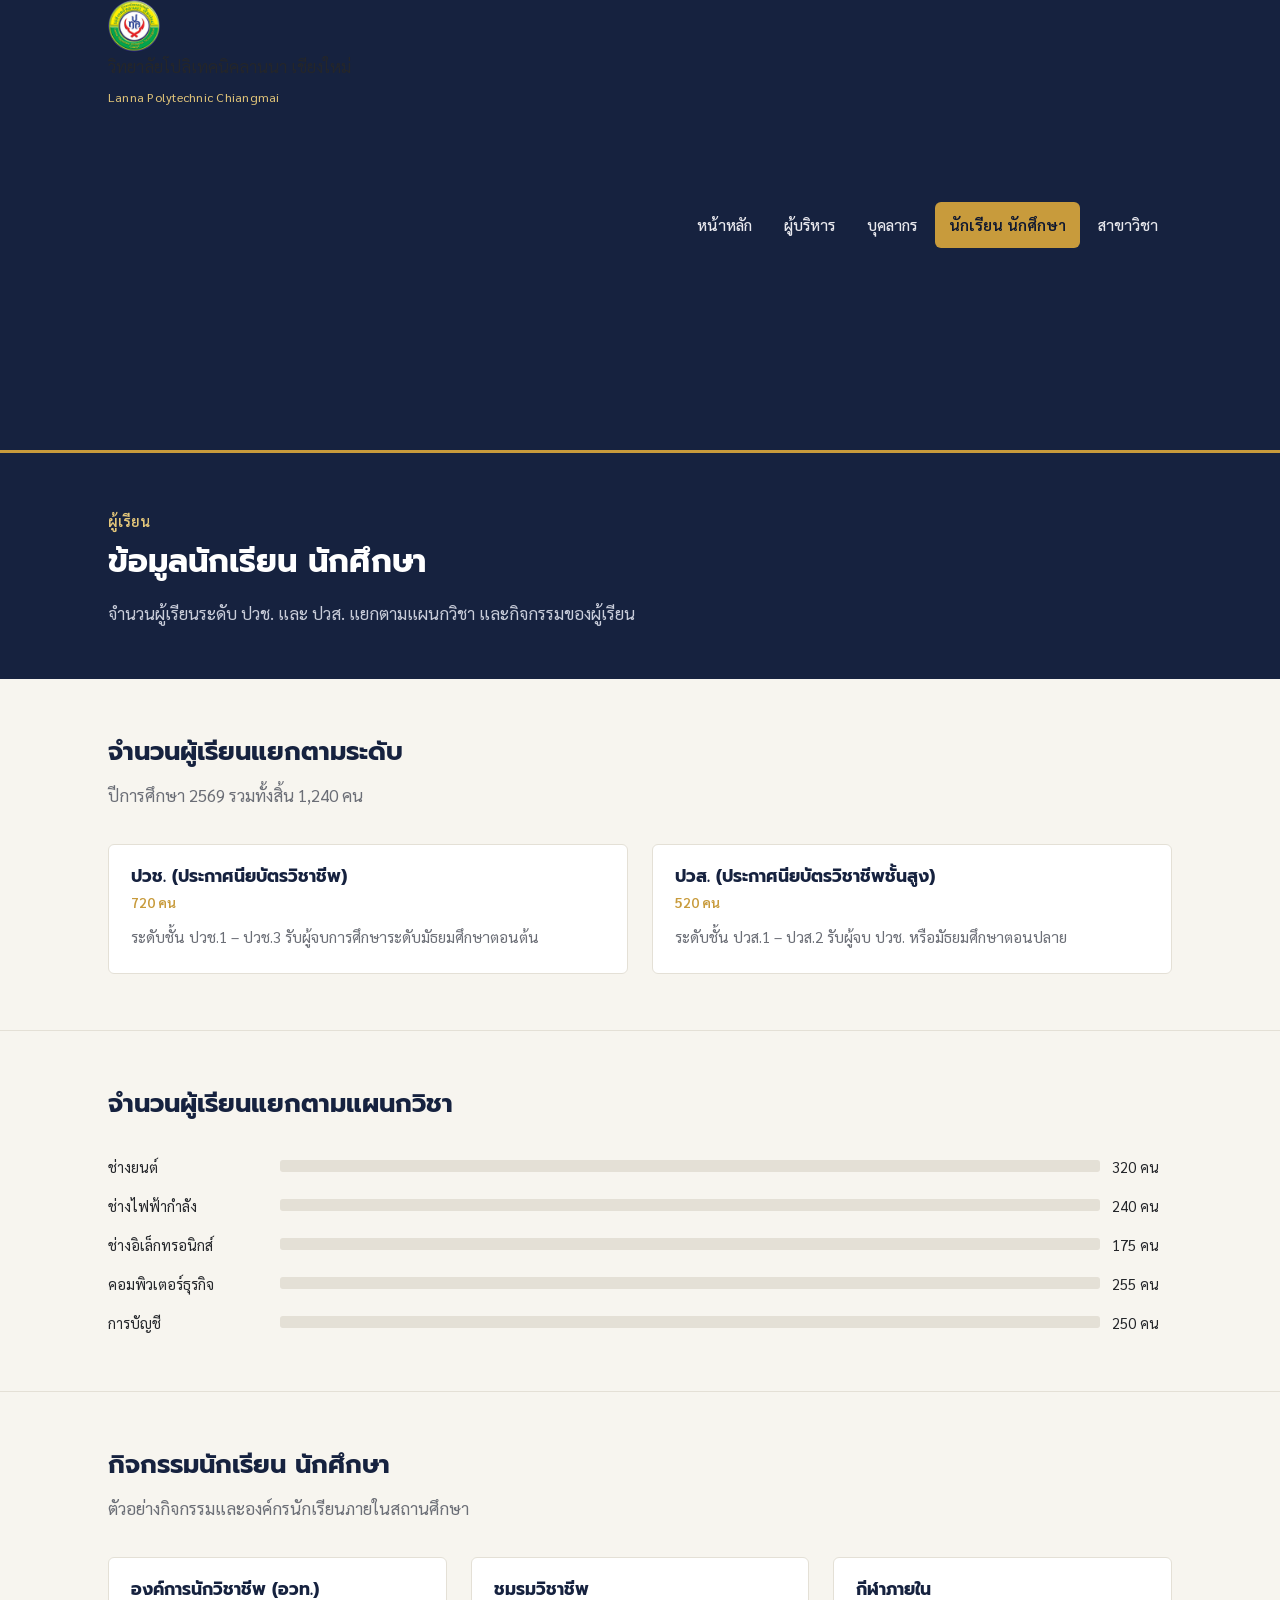
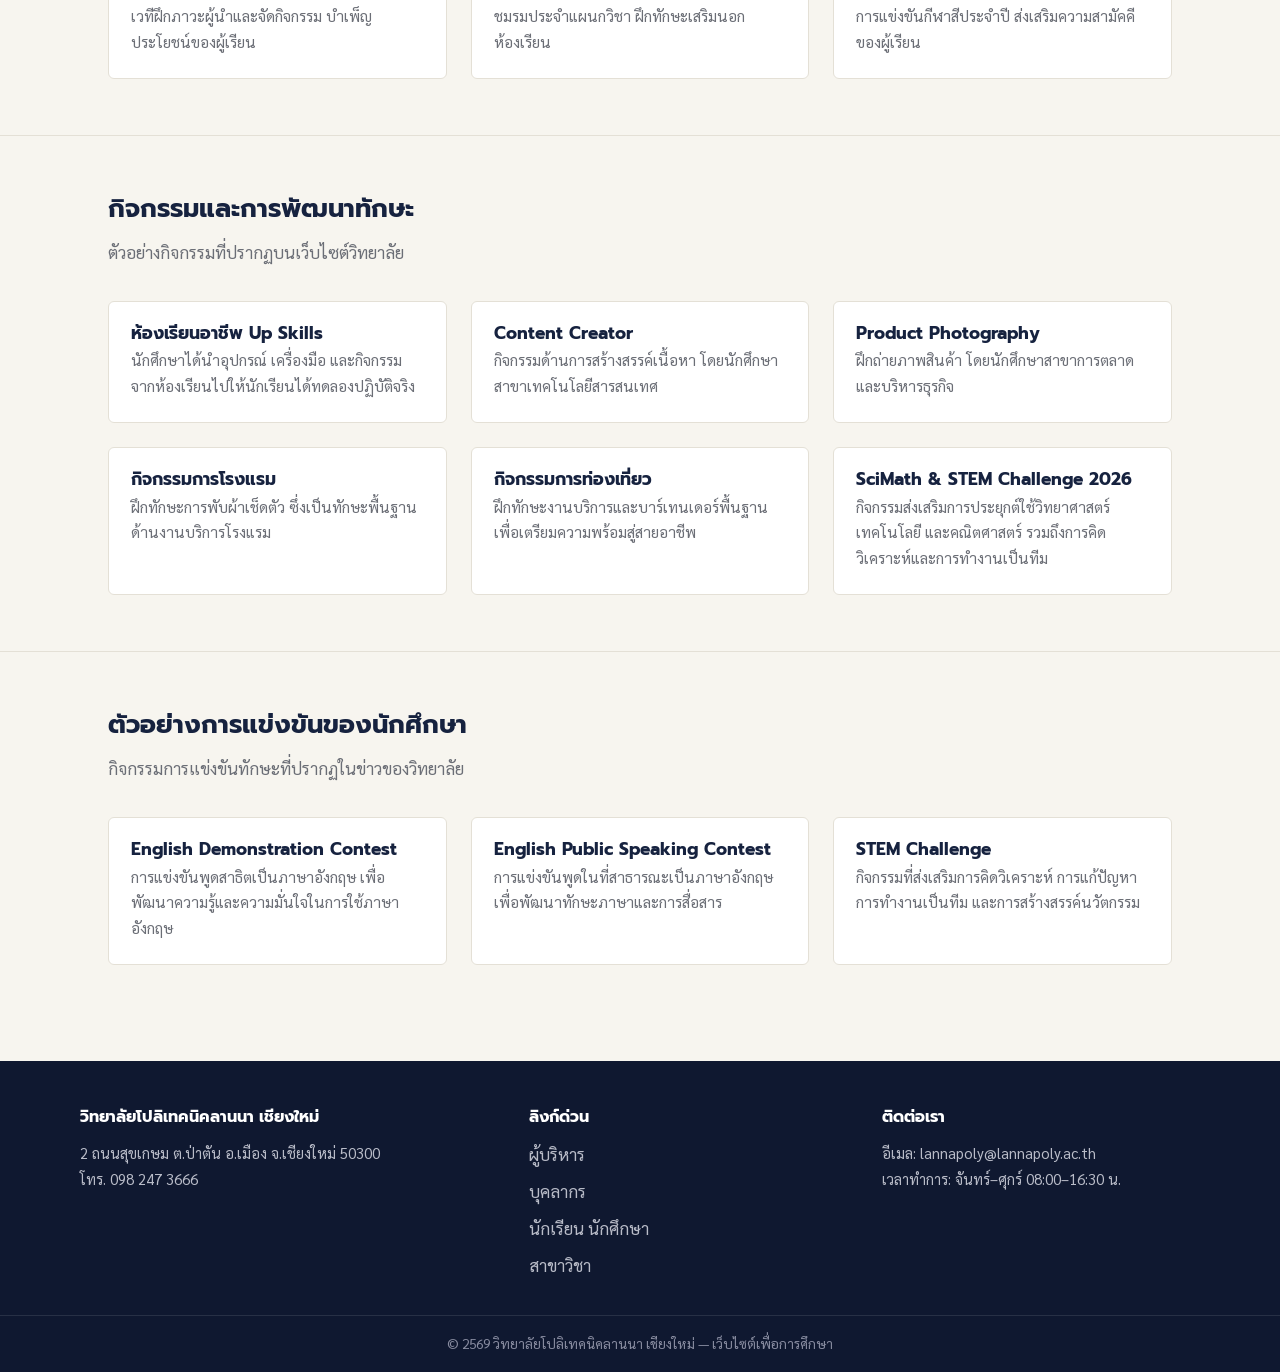
<file: students.html>
<!DOCTYPE html>
<html lang="th">
<head>
<meta charset="UTF-8">
<meta name="viewport" content="width=device-width, initial-scale=1.0">
<title>ข้อมูลนักเรียน นักศึกษา | วิทยาลัยโปลิเทคนิคลานนา เชียงใหม่</title>
<link rel="stylesheet" href="style.css">
</head>
<body>
<a href="#main" class="skip-link">ข้ามไปเนื้อหาหลัก</a>

<header class="site-header">

  <div class="wrap">

    <a href="index.html" class="brand">

      <img class="brand-mark"
           src="logo.png"
           alt="โลโก้วิทยาลัยโปลิเทคนิคลานนา เชียงใหม่">

      <span class="brand-text">
        <span class="th">วิทยาลัยโปลิเทคนิคลานนา เชียงใหม่</span><br>
        <span class="sub">Lanna Polytechnic Chiangmai</span>
      </span>

    </a>

    <nav class="main-nav" aria-label="เมนูหลัก">

      <ul>
        <li><a href="index.html">หน้าหลัก</a></li>
        <li><a href="administrators.html">ผู้บริหาร</a></li>
        <li><a href="staff.html">บุคลากร</a></li>
        <li><a href="students.html" aria-current="page">นักเรียน นักศึกษา</a></li>
        <li><a href="programs.html">สาขาวิชา</a></li>
      </ul>

    </nav>

  </div>

</header>

<div class="page-head">

  <div class="wrap">

    <p class="eyebrow">ผู้เรียน</p>

    <h1>ข้อมูลนักเรียน นักศึกษา</h1>

    <p>
      จำนวนผู้เรียนระดับ ปวช. และ ปวส.
      แยกตามแผนกวิชา และกิจกรรมของผู้เรียน
    </p>

  </div>

</div>

<main id="main">

  <section>

    <div class="wrap">

      <div class="section-head">

        <h2>จำนวนผู้เรียนแยกตามระดับ</h2>

        <p>
          ปีการศึกษา 2569 รวมทั้งสิ้น 1,240 คน
        </p>

      </div>

      <div class="grid grid-2">

        <div class="card">

          <div class="card-body">

            <h3>
              ปวช. (ประกาศนียบัตรวิชาชีพ)
            </h3>

            <p class="role">
              720 คน
            </p>

            <p>
              ระดับชั้น ปวช.1 – ปวช.3
              รับผู้จบการศึกษาระดับมัธยมศึกษาตอนต้น
            </p>

          </div>

        </div>

        <div class="card">

          <div class="card-body">

            <h3>
              ปวส. (ประกาศนียบัตรวิชาชีพชั้นสูง)
            </h3>

            <p class="role">
              520 คน
            </p>

            <p>
              ระดับชั้น ปวส.1 – ปวส.2
              รับผู้จบ ปวช. หรือมัธยมศึกษาตอนปลาย
            </p>

          </div>

        </div>

      </div>

    </div>

  </section>

  <section>

    <div class="wrap">

      <div class="section-head">

        <h2>จำนวนผู้เรียนแยกตามแผนกวิชา</h2>

      </div>

      <div class="bars">

        <div class="bar-row">
          <span>ช่างยนต์</span>
          <span class="bar-track">
            <span class="bar-fill" style="width:88%"></span>
          </span>
          <span>320 คน</span>
        </div>

        <div class="bar-row">
          <span>ช่างไฟฟ้ากำลัง</span>
          <span class="bar-track">
            <span class="bar-fill" style="width:66%"></span>
          </span>
          <span>240 คน</span>
        </div>

        <div class="bar-row">
          <span>ช่างอิเล็กทรอนิกส์</span>
          <span class="bar-track">
            <span class="bar-fill" style="width:48%"></span>
          </span>
          <span>175 คน</span>
        </div>

        <div class="bar-row">
          <span>คอมพิวเตอร์ธุรกิจ</span>
          <span class="bar-track">
            <span class="bar-fill" style="width:70%"></span>
          </span>
          <span>255 คน</span>
        </div>

        <div class="bar-row">
          <span>การบัญชี</span>
          <span class="bar-track">
            <span class="bar-fill" style="width:68%"></span>
          </span>
          <span>250 คน</span>
        </div>

      </div>

    </div>

  </section>

  <section>

    <div class="wrap">

      <div class="section-head">

        <h2>กิจกรรมนักเรียน นักศึกษา</h2>

        <p>
          ตัวอย่างกิจกรรมและองค์กรนักเรียนภายในสถานศึกษา
        </p>

      </div>

      <div class="grid grid-3">

        <div class="card">
          <div class="card-body">
            <h3>องค์การนักวิชาชีพ (อวท.)</h3>
            <p>
              เวทีฝึกภาวะผู้นำและจัดกิจกรรม
              บำเพ็ญประโยชน์ของผู้เรียน
            </p>
          </div>
        </div>

        <div class="card">
          <div class="card-body">
            <h3>ชมรมวิชาชีพ</h3>
            <p>
              ชมรมประจำแผนกวิชา
              ฝึกทักษะเสริมนอกห้องเรียน
            </p>
          </div>
        </div>

        <div class="card">
          <div class="card-body">
            <h3>กีฬาภายใน</h3>
            <p>
              การแข่งขันกีฬาสีประจำปี
              ส่งเสริมความสามัคคีของผู้เรียน
            </p>
          </div>
        </div>

      </div>

    </div>

  </section>

  <!-- เพิ่มข้อมูลกิจกรรมจากเว็บไซต์วิทยาลัย -->
  <section>

    <div class="wrap">

      <div class="section-head">

        <h2>กิจกรรมและการพัฒนาทักษะ</h2>

        <p>
          ตัวอย่างกิจกรรมที่ปรากฏบนเว็บไซต์วิทยาลัย
        </p>

      </div>

      <div class="grid grid-3">

        <div class="card">

          <div class="card-body">

            <h3>ห้องเรียนอาชีพ Up Skills</h3>

            <p>
              นักศึกษาได้นำอุปกรณ์ เครื่องมือ
              และกิจกรรมจากห้องเรียนไปให้นักเรียนได้ทดลองปฏิบัติจริง
            </p>

          </div>

        </div>

        <div class="card">

          <div class="card-body">

            <h3>Content Creator</h3>

            <p>
              กิจกรรมด้านการสร้างสรรค์เนื้อหา
              โดยนักศึกษาสาขาเทคโนโลยีสารสนเทศ
            </p>

          </div>

        </div>

        <div class="card">

          <div class="card-body">

            <h3>Product Photography</h3>

            <p>
              ฝึกถ่ายภาพสินค้า
              โดยนักศึกษาสาขาการตลาดและบริหารธุรกิจ
            </p>

          </div>

        </div>

        <div class="card">

          <div class="card-body">

            <h3>กิจกรรมการโรงแรม</h3>

            <p>
              ฝึกทักษะการพับผ้าเช็ดตัว
              ซึ่งเป็นทักษะพื้นฐานด้านงานบริการโรงแรม
            </p>

          </div>

        </div>

        <div class="card">

          <div class="card-body">

            <h3>กิจกรรมการท่องเที่ยว</h3>

            <p>
              ฝึกทักษะงานบริการและบาร์เทนเดอร์พื้นฐาน
              เพื่อเตรียมความพร้อมสู่สายอาชีพ
            </p>

          </div>

        </div>

        <div class="card">

          <div class="card-body">

            <h3>SciMath & STEM Challenge 2026</h3>

            <p>
              กิจกรรมส่งเสริมการประยุกต์ใช้วิทยาศาสตร์
              เทคโนโลยี และคณิตศาสตร์
              รวมถึงการคิดวิเคราะห์และการทำงานเป็นทีม
            </p>

          </div>

        </div>

      </div>

    </div>

  </section>

  <section>

    <div class="wrap">

      <div class="section-head">

        <h2>ตัวอย่างการแข่งขันของนักศึกษา</h2>

        <p>
          กิจกรรมการแข่งขันทักษะที่ปรากฏในข่าวของวิทยาลัย
        </p>

      </div>

      <div class="grid grid-3">

        <div class="card">
          <div class="card-body">

            <h3>English Demonstration Contest</h3>

            <p>
              การแข่งขันพูดสาธิตเป็นภาษาอังกฤษ
              เพื่อพัฒนาความรู้และความมั่นใจในการใช้ภาษาอังกฤษ
            </p>

          </div>
        </div>

        <div class="card">
          <div class="card-body">

            <h3>English Public Speaking Contest</h3>

            <p>
              การแข่งขันพูดในที่สาธารณะเป็นภาษาอังกฤษ
              เพื่อพัฒนาทักษะภาษาและการสื่อสาร
            </p>

          </div>
        </div>

        <div class="card">
          <div class="card-body">

            <h3>STEM Challenge</h3>

            <p>
              กิจกรรมที่ส่งเสริมการคิดวิเคราะห์
              การแก้ปัญหา การทำงานเป็นทีม
              และการสร้างสรรค์นวัตกรรม
            </p>

          </div>
        </div>

      </div>

    </div>

  </section>

</main>

<footer class="site-footer">

  <div class="wrap">

    <div>

      <h4>วิทยาลัยโปลิเทคนิคลานนา เชียงใหม่</h4>

      <address>
        2 ถนนสุขเกษม ต.ป่าตัน อ.เมือง จ.เชียงใหม่ 50300<br>
        โทร. 098 247 3666
      </address>

    </div>

    <div>

      <h4>ลิงก์ด่วน</h4>

      <ul>
        <li><a href="administrators.html">ผู้บริหาร</a></li>
        <li><a href="staff.html">บุคลากร</a></li>
        <li><a href="students.html">นักเรียน นักศึกษา</a></li>
        <li><a href="programs.html">สาขาวิชา</a></li>
      </ul>

    </div>

    <div>

      <h4>ติดต่อเรา</h4>

      <p>
        อีเมล: lannapoly@lannapoly.ac.th<br>
        เวลาทำการ: จันทร์–ศุกร์ 08:00–16:30 น.
      </p>

    </div>

  </div>

  <div class="footer-bottom">
    © 2569 วิทยาลัยโปลิเทคนิคลานนา เชียงใหม่ — เว็บไซต์เพื่อการศึกษา
  </div>

</footer>

</body>
</html>
</file>
<file: style.css>
/* ==========================================================================
   วิทยาลัยเทคนิคตัวอย่าง — Design tokens
   Color   : navy #16223F (primary) / gold #C89B3C (accent) / cream #F7F5EF (bg)
             teal #3E5C6B (secondary) / charcoal #24262A (text)
   Type    : Prompt (headings) + Sarabun (body) — Thailand's standard
             government/academic typefaces, set deliberately for a school site
   Layout  : header (logo+nav) / hero / content sections / footer, repeated
             identically across all five pages
   ========================================================================== */

@import url('https://fonts.googleapis.com/css2?family=Prompt:wght@500;600;700&family=Sarabun:wght@400;500;600&display=swap');
:root {
  --navy: #16223F;
  --navy-dark: #0F1830;
  --gold: #C89B3C;
  --gold-light: #E4C77A;
  --cream: #F7F5EF;
  --paper: #FFFFFF;
  --teal: #3E5C6B;
  --charcoal: #24262A;
  --muted: #6B6E76;
  --line: #E4E0D6;
  --radius: 6px;
  --max: 1120px;
}

* { box-sizing: border-box; }

html { scroll-behavior: smooth; }

body {
  margin: 0;
  background: var(--cream);
  color: var(--charcoal);
  font-family: 'Sarabun', sans-serif;
  font-size: 17px;
  line-height: 1.7;
}

h1, h2, h3, h4 {
  font-family: 'Prompt', sans-serif;
  color: var(--navy);
  line-height: 1.3;
  margin: 0 0 0.5em;
}

a { color: inherit; text-decoration: none; }

img { max-width: 100%; display: block; }

.wrap {
  max-width: var(--max);
  margin: 0 auto;
  padding: 0 28px;
}

/* ---------- Skip link (a11y) ---------- */
.skip-link {
  position: absolute;
  left: -999px;
  top: 0;
  background: var(--gold);
  color: var(--navy-dark);
  padding: 10px 16px;
  z-index: 200;
  font-weight: 600;
}
.skip-link:focus { left: 12px; top: 12px; }

/* ---------- Header ---------- */
.site-header {
  background: var(--navy);
  border-bottom: 3px solid var(--gold);
  position: sticky;
  top: 0;
  z-index: 100;
}
.site-header .wrap {
  display: flex;
  align-items: center;
  justify-content: space-between;
  min-height: 78px;
  gap: 20px;
}
.brand {
  width: 450px; height: 450px; flex: none;
  border-radius: 50%;
}
.brand-mark {
  width: 52px; height: 52px; flex: none;
  object-fit: contain;
  border-radius: 50%;
}
}
.brand-text .th { font-family: 'Prompt', sans-serif; font-weight: 600; font-size: 1.08rem; color: var(--paper); }
.brand-text .sub { font-size: 0.78rem; color: var(--gold-light); letter-spacing: 0.02em; }

.main-nav ul {
  list-style: none;
  display: flex;
  gap: 4px;
  margin: 0; padding: 0;
  flex-wrap: wrap;
}
.main-nav a {
  display: block;
  color: #E9E9EE;
  padding: 10px 14px;
  border-radius: var(--radius);
  font-size: 0.96rem;
  font-weight: 500;
  transition: background 0.15s, color 0.15s;
}
.main-nav a:hover,
.main-nav a:focus-visible { background: rgba(255,255,255,0.08); color: var(--gold-light); }
.main-nav a[aria-current="page"] {
  background: var(--gold);
  color: var(--navy-dark);
  font-weight: 600;
}
.nav-toggle { display: none; }

@media (max-width: 780px) {
  .site-header .wrap { flex-wrap: wrap; min-height: auto; padding-top: 14px; padding-bottom: 14px; }
  .main-nav ul { gap: 2px; }
  .main-nav a { padding: 8px 10px; font-size: 0.9rem; }
}

/* ---------- Hero (home page) ---------- */
.hero {
  background: linear-gradient(155deg, var(--navy) 0%, var(--navy-dark) 62%, #0B1226 100%);
  color: var(--paper);
  overflow: hidden;
  position: relative;
}
.hero .wrap {
  display: grid;
  grid-template-columns: 1.15fr 0.85fr;
  align-items: center;
  gap: 40px;
  padding-top: 64px;
  padding-bottom: 56px;
}
.hero-eyebrow { color: var(--gold-light); font-weight: 600; font-size: 0.92rem; margin-bottom: 14px; }
.hero h1 { color: var(--paper); font-size: 2.5rem; max-width: 15ch; }
.hero p.lead { color: #C9CDDA; max-width: 46ch; font-size: 1.08rem; margin-top: 14px; }
.hero-actions { margin-top: 26px; display: flex; gap: 12px; flex-wrap: wrap; }
.btn {
  display: inline-block;
  padding: 12px 22px;
  border-radius: var(--radius);
  font-weight: 600;
  font-family: 'Prompt', sans-serif;
  font-size: 0.95rem;
  border: 1.5px solid transparent;
}
.btn-gold { background: var(--gold); color: var(--navy-dark); }
.btn-gold:hover { background: var(--gold-light); }
.btn-outline { border-color: rgba(255,255,255,0.4); color: var(--paper); }
.btn-outline:hover { border-color: var(--gold-light); color: var(--gold-light); }

.hero-graphic { width: 100%; }

.stat-bar {
  background: var(--navy-dark);
  border-top: 1px solid rgba(255,255,255,0.08);
}
.stat-bar .wrap {
  display: grid;
  grid-template-columns: repeat(4, 1fr);
  padding-top: 26px;
  padding-bottom: 26px;
}
.stat { text-align: center; border-left: 1px solid rgba(255,255,255,0.1); }
.stat:first-child { border-left: none; }
.stat .num { font-family: 'Prompt', sans-serif; font-weight: 700; font-size: 2rem; color: var(--gold-light); }
.stat .label { font-size: 0.85rem; color: #AEB2C0; margin-top: 2px; }

@media (max-width: 780px) {
  .hero .wrap { grid-template-columns: 1fr; padding-top: 40px; }
  .hero h1 { font-size: 1.9rem; }
  .hero-graphic { max-width: 260px; margin: 0 auto; }
  .stat-bar .wrap { grid-template-columns: repeat(2, 1fr); row-gap: 20px; }
  .stat:nth-child(3) { border-left: none; }
}

/* ---------- Page header (inner pages) ---------- */
.page-head {
  background: var(--navy);
  color: var(--paper);
  padding: 46px 0 34px;
}
.page-head .eyebrow { color: var(--gold-light); font-weight: 600; font-size: 0.9rem; margin-bottom: 8px; }
.page-head h1 { color: var(--paper); font-size: 2rem; }
.page-head p { color: #C9CDDA; max-width: 60ch; margin-top: 10px; }

/* ---------- Sections ---------- */
main section { padding: 56px 0; }
main section + section { border-top: 1px solid var(--line); }
.section-head { max-width: 62ch; margin-bottom: 34px; }
.section-head h2 { font-size: 1.6rem; }
.section-head p { color: var(--muted); margin-top: 6px; }

/* ---------- Cards ---------- */
.grid {
  display: grid;
  gap: 24px;
}
.grid-3 { grid-template-columns: repeat(3, 1fr); }
.grid-2 { grid-template-columns: repeat(2, 1fr); }
@media (max-width: 900px) { .grid-3, .grid-2 { grid-template-columns: 1fr 1fr; } }
@media (max-width: 620px) { .grid-3, .grid-2 { grid-template-columns: 1fr; } }

.card {
  background: var(--paper);
  border: 1px solid var(--line);
  border-radius: var(--radius);
  overflow: hidden;
}
.card-body { padding: 20px 22px 22px; }
.card h3 { font-size: 1.08rem; margin-bottom: 4px; }
.card .role { color: var(--gold); font-weight: 600; font-size: 0.86rem; margin-bottom: 10px; }
.card p { color: var(--muted); font-size: 0.95rem; margin: 0; }

.avatar {
  width: 100%;
  aspect-ratio: 4 / 3;
  background: linear-gradient(135deg, var(--teal), var(--navy));
  display: flex;
  align-items: center;
  justify-content: center;
}
.avatar svg { width: 46%; opacity: 0.9; }

/* ---------- Person row (administrators) ---------- */
.person-lead {
  display: grid;
  grid-template-columns: 260px 1fr;
  gap: 32px;
  align-items: center;
  background: var(--paper);
  border: 1px solid var(--line);
  border-radius: var(--radius);
  padding: 28px;
  margin-bottom: 28px;
}
.person-lead .avatar { aspect-ratio: 1/1; border-radius: var(--radius); }
.person-lead blockquote {
  margin: 14px 0 0;
  padding-left: 16px;
  border-left: 3px solid var(--gold);
  color: var(--teal);
  font-style: normal;
  font-size: 1rem;
}
@media (max-width: 700px) { .person-lead { grid-template-columns: 1fr; } }

/* ---------- Data table ---------- */
table { width: 100%; border-collapse: collapse; background: var(--paper); }
caption { text-align: left; font-family: 'Prompt', sans-serif; font-weight: 600; color: var(--navy); margin-bottom: 10px; font-size: 1.05rem; }
th, td { text-align: left; padding: 12px 16px; border-bottom: 1px solid var(--line); font-size: 0.95rem; }
thead th { background: var(--navy); color: var(--paper); font-family: 'Prompt', sans-serif; font-weight: 500; }
tbody tr:hover { background: #FBF9F3; }

/* ---------- Simple bar chart (students page) ---------- */
.bars { display: grid; gap: 14px; margin-top: 6px; }
.bar-row { display: grid; grid-template-columns: 160px 1fr 60px; align-items: center; gap: 12px; font-size: 0.92rem; }
.bar-track { background: var(--line); border-radius: 3px; height: 12px; overflow: hidden; }
.bar-fill { background: linear-gradient(90deg, var(--teal), var(--gold)); height: 100%; }

/* ---------- Program cards ---------- */
.program-card { border-top: 4px solid var(--gold); }
.program-card .level { display: inline-block; background: #EEF1F4; color: var(--teal); font-size: 0.78rem; font-weight: 600; padding: 3px 10px; border-radius: 20px; margin-top: 10px; }

/* ---------- Callout / news ---------- */
.callout {
  background: #EFEAD9;
  border-left: 4px solid var(--gold);
  padding: 18px 22px;
  border-radius: 0 var(--radius) var(--radius) 0;
}

/* ---------- Footer ---------- */
.site-footer {
  background: var(--navy-dark);
  color: #B9BCC8;
  margin-top: 40px;
}
.site-footer .wrap {
  display: grid;
  grid-template-columns: 1.3fr 1fr 1fr;
  gap: 36px;
  padding: 46px 0 28px;
}
.site-footer h4 { color: var(--paper); font-size: 1rem; margin-bottom: 12px; }
.site-footer p, .site-footer address { font-size: 0.92rem; line-height: 1.8; font-style: normal; color: #B9BCC8; margin: 0; }
.site-footer ul { list-style: none; margin: 0; padding: 0; }
.site-footer li { margin-bottom: 8px; }
.site-footer a:hover { color: var(--gold-light); }
.footer-bottom {
  border-top: 1px solid rgba(255,255,255,0.1);
  padding: 16px 0;
  font-size: 0.85rem;
  color: #888CA0;
  text-align: center;
}
@media (max-width: 780px) {
  .site-footer .wrap { grid-template-columns: 1fr; padding-top: 34px; }
}

/* ---------- Focus visibility ---------- */
a:focus-visible, button:focus-visible {
  outline: 2px solid var(--gold);
  outline-offset: 2px;
}

@media (prefers-reduced-motion: reduce) {
  html { scroll-behavior: auto; }
  * { transition: none !important; }
}
</file>
